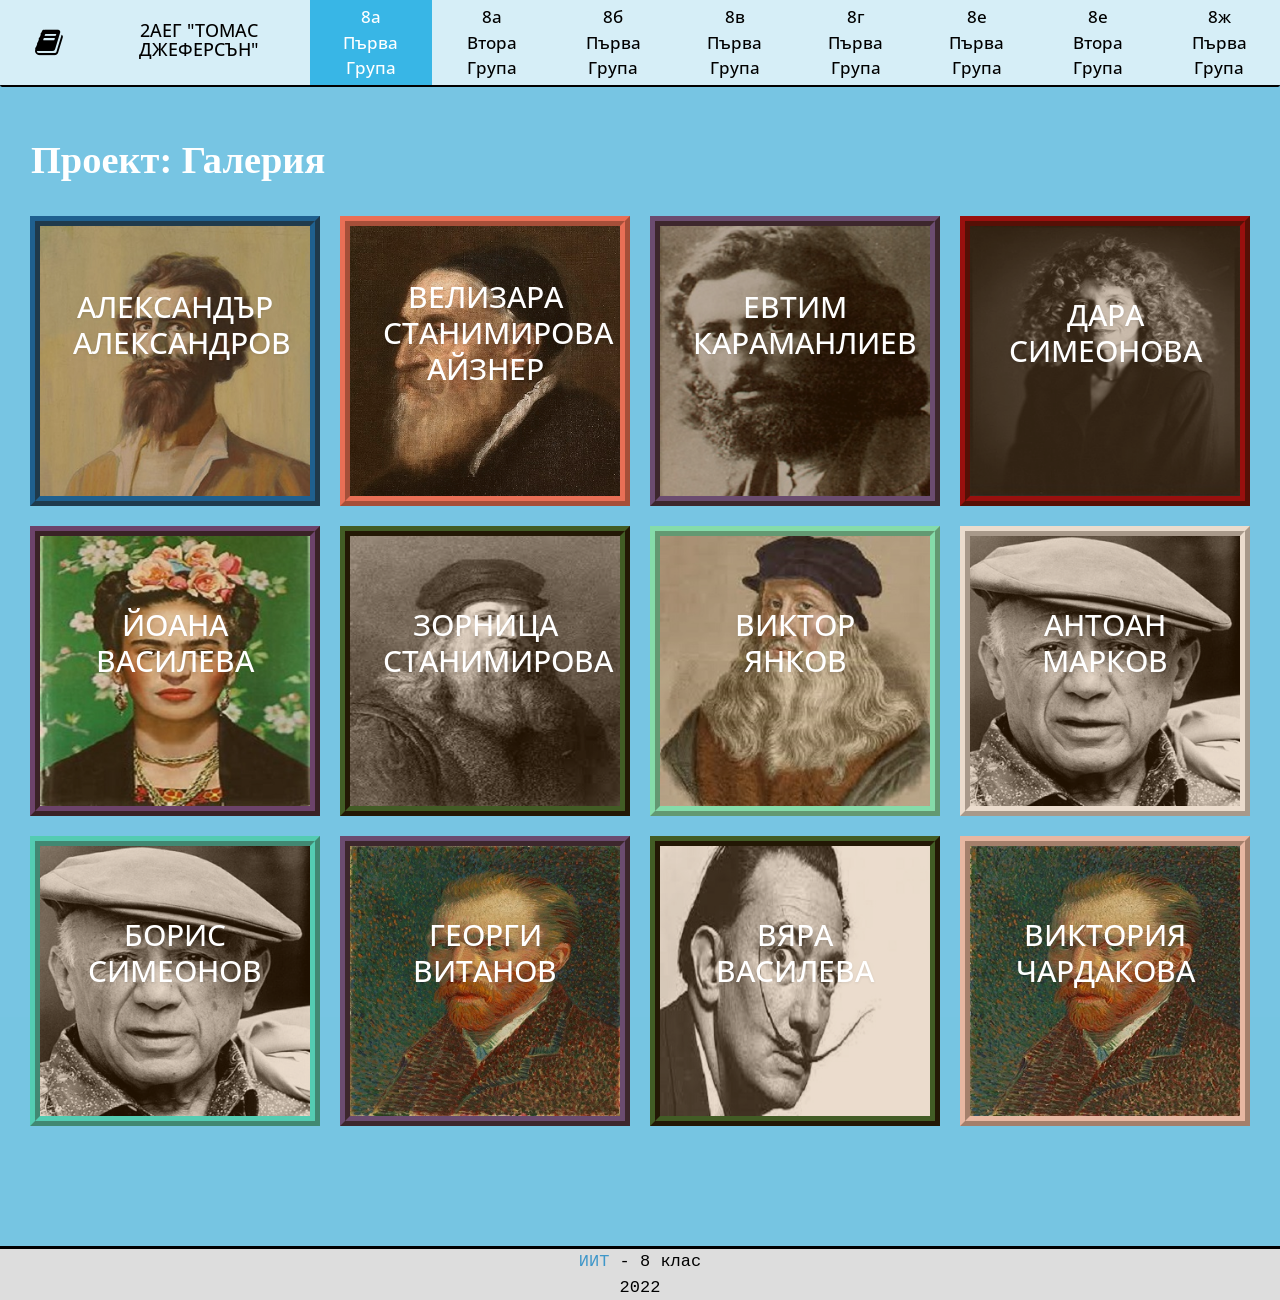
<file: index.html>
<!DOCTYPE html>
<html lang="en">

<head>
	<meta charset="utf-8">
	<meta http-equiv="X-UA-Compatible" content="IE=edge">
	<meta name="viewport" content="width=device-width, initial-scale=1">
	
	<!--
	<meta http-equiv="Refresh" content="0; url='https://www.w3docs.com'" />
	<script> location.reload()</script>
	-->
	
	<title>ИИТ 8 клас: Проект - Галерия</title>
	<!--

Template 2086 Multi Color

http://www.tooplate.com/view/2086-multi-color

-->
	<!-- load stylesheets -->
	<link rel="stylesheet" href="https://fonts.googleapis.com/css?family=Open+Sans:300,400">
	<!-- Google web font "Open Sans" -->
	<link rel="stylesheet" href="font-awesome-4.5.0/css/font-awesome.min.css">
	<!-- Font Awesome -->
	<link rel="stylesheet" href="css/bootstrap.min.css">
	<!-- Bootstrap style -->
	<link rel="stylesheet" href="css/hero-slider-style.css">
	<!-- Hero slider style (https://codyhouse.co/gem/hero-slider/) -->
	<link rel="stylesheet" href="css/magnific-popup.css">
	<!-- Magnific popup style (http://dimsemenov.com/plugins/magnific-popup/) -->
	<link rel="stylesheet" href="css/tooplate-style.css">

</head>

<body>

	<!-- Content -->
	<div class="cd-hero">

		<!-- Navigation -->
		<div class="cd-slider-nav">
			<nav class="navbar">
				<div class="tm-navbar-bg">

					<!-- <i class="fa fa-book tm-brand-icon"></i>2АЕГ "Томас Джеферсън" -->
					<a class="navbar-brand text-uppercase" href="https://2els.com/"><i class="fa fa-book tm-brand-icon"></i>
						<h3>2АЕГ "Томас Джеферсън"</h3>
					</a>

					<button class="navbar-toggler hidden-lg-up" type="button" data-toggle="collapse" data-target="#tmNavbar">
						&#9776;
					</button>
					<div class="collapse navbar-toggleable-md text-xs-center text-uppercase tm-navbar" id="tmNavbar">
						<ul class="nav navbar-nav">
							<li class="nav-item active selected">
								<a class="nav-link" href="#0" data-no="1">8а<br>Първа<br>Група</a>
							</li>
							<li class="nav-item">
								<a class="nav-link" href="#0" data-no="2">8а<br>Втора<br>Група</a>
							</li>
							<li class="nav-item">
								<a class="nav-link" href="#0" data-no="3">8б<br>Първа<br>Група</a>
							</li>
							<li class="nav-item">
								<a class="nav-link" href="#0" data-no="4">8в<br>Първа<br>Група</a>
							</li>
							<li class="nav-item">
								<a class="nav-link" href="#0" data-no="5">8г<br>Първа<br>Група</a>
							</li>
							<li class="nav-item">
								<a class="nav-link" href="#0" data-no="6">8е<br>Първа<br>Група</a>
							</li>
							<li class="nav-item">
								<a class="nav-link" href="#0" data-no="7">8е<br>Втора<br>Група</a>
							</li>
							<li class="nav-item">
								<a class="nav-link" href="#0" data-no="8">8ж<br>Първа<br>Група</a>
							</li>

						</ul>
					</div>
				</div>

			</nav>
		</div>

		<ul class="cd-hero-slider">

			<!-- 8а Първа Група -->
			<li class="selected">
				<div class="cd-full-width">
					<div class="container-fluid js-tm-page-content" data-page-no="1" data-page-type="gallery">
						<div class="tm-img-gallery-container">
							<div class="tm-img-gallery gallery-one">
								<!-- Gallery One pop up connected with JS code below -->
								<div class="tm-img-gallery-info-container">
									<h4>Проект: Галерия</h4>
								</div>
								<div class="grid-item">
									<figure class="effect-bubba">
										<img src="artists/img_4.jpg" alt="Image" class="img-fluid tm-img" style="border-color: #0063B2">
										<figcaption>
											<h2 class="tm-figure-title">Александър<br>Александров</h2>
											<p class="tm-figure-description">Владимир Димитров - Майстора</p>
											<a href="https://alexanderalexandrovit.github.io/projectIT/">View more</a>
										</figcaption>
									</figure>
								</div>
								<div class="grid-item">
									<figure class="effect-bubba">
										<img src="artists/img_14.jpg" alt="Image" class="img-fluid tm-img" style="border-color: #FC766A">
										<figcaption>
											<h2 class="tm-figure-title">Велизара<br>Станимирова<br>Айзнер</h2>
											<p class="tm-figure-description">Тициано Вечели</p>
											<a href="https://velizaraayzner.github.io/projectIT/">View more</a>
										</figcaption>
									</figure>
								</div>
								<div class="grid-item">
									<figure class="effect-bubba">
										<img src="artists/img_23.jpg" alt="Image" class="img-fluid tm-img" style="border-color: #5f4b8b">
										<figcaption>
											<h2 class="tm-figure-title">Евтим<br>Караманлиев</h2>
											<p class="tm-figure-description">Владимир Димитров - Майстора</p>
											<a href="https://evtimkaramanliev.github.io/projectIT/">View more</a>
										</figcaption>
									</figure>
								</div>
								<div class="grid-item">
									<figure class="effect-bubba">
										<img src="artists/img_24.jpg" alt="Image" class="img-fluid tm-img" style="border-color: #990011">
										<figcaption>
											<h2 class="tm-figure-title">Дара<br>Симеонова</h2>
											<p class="tm-figure-description">Barbara Kruger</p>
											<a href="https://darayaels.github.io/PROJECT/">View more</a>
										</figcaption>
									</figure>
								</div>
								<div class="grid-item">
									<figure class="effect-bubba">
										<img src="artists/img_25.jpg" alt="Image" class="img-fluid tm-img" style="border-color: #603f83">
										<figcaption>
											<h2 class="tm-figure-title">Йоана<br>Василева</h2>
											<p class="tm-figure-description">Фрида Кало</p>
											<a href="https://ioni23.github.io/projectIT/">View more</a>
										</figcaption>
									</figure>
								</div>
								<div class="grid-item">
									<figure class="effect-bubba">
										<img src="artists/img_26.jpg" alt="Image" class="img-fluid tm-img" style="border-color: #2c5f2d">
										<figcaption>
											<h2 class="tm-figure-title">Зорница<br>Станимировa</h2>
											<p class="tm-figure-description">Леонардо да Винчи</p>
											<a href="https://zornitsa2007.github.io/projectIT/">View more</a>
										</figcaption>
									</figure>
								</div>
								<div class="grid-item">
									<figure class="effect-bubba">
										<img src="artists/img_39.jpg" alt="Image" class="img-fluid tm-img" style="border-color: #7fffd4">
										<figcaption>
											<h2 class="tm-figure-title">Виктор<br>Янков</h2>
											<p class="tm-figure-description">Леонардо да Винчи</p>
											<a href="https://vogd999.github.io/projects-IT/">View more</a>
										</figcaption>
									</figure>
								</div>
								<div class="grid-item">
									<figure class="effect-bubba">
										<img src="artists/img_41.jpg" alt="Image" class="img-fluid tm-img" style="border-color: #ffffff">
										<figcaption>
											<h2 class="tm-figure-title">Антоан<br>Марков</h2>
											<p class="tm-figure-description">Пабло Пикасо</p>
											<a href="https://antoan13.github.io/projectIT/">View more</a>
										</figcaption>
									</figure>
								</div>
								<div class="grid-item">
									<figure class="effect-bubba">
										<img src="artists/img_42.jpg" alt="Image" class="img-fluid tm-img" style="border-color: #42eadd">
										<figcaption>
											<h2 class="tm-figure-title">Борис<br>Симеонов</h2>
											<p class="tm-figure-description">Пабло Пикасо</p>
											<a href="https://houriel.github.io/projectIT/">View more</a>
										</figcaption>
									</figure>
								</div>
								<div class="grid-item">
									<figure class="effect-bubba">
										<img src="artists/img_55.jpg" alt="Image" class="img-fluid tm-img" style="border-color: #5f4b8b">
										<figcaption>
											<h2 class="tm-figure-title">Георги<br>Витанов</h2>
											<p class="tm-figure-description">Винсент ван Гог</p>
											<a href="https://phant0mch0.github.io/projectIT/">View more</a>
										</figcaption>
									</figure>
								</div>
								<div class="grid-item">
									<figure class="effect-bubba">
										<img src="artists/img_67.jpg" alt="Image" class="img-fluid tm-img" style="border-color: #2c5f2d">
										<figcaption>
											<h2 class="tm-figure-title">Вяра<br>Василева</h2>
											<p class="tm-figure-description">Салвадор Дали</p>
											<a href="https://vyaravasileva.github.io/projectIT/">View more</a>
										</figcaption>
									</figure>
								</div>
								<div class="grid-item">
									<figure class="effect-bubba">
										<img src="artists/img_80.jpg" alt="Image" class="img-fluid tm-img" style="border-color: #fad0c9">
										<figcaption>
											<h2 class="tm-figure-title">Виктория<br>Чардакова</h2>
											<p class="tm-figure-description">Винсент ван Гог</p>
											<a href="https://vikikch.github.io/projectIT/">View more</a>
										</figcaption>
									</figure>
								</div>
							</div>
						</div>
					</div>
				</div>
			</li>

			<!-- 8а Втора Група -->
			<li>
				<div class="cd-full-width">
					<div class="container-fluid js-tm-page-content" data-page-no="2" data-page-type="gallery">
						<div class="tm-img-gallery-container">
							<div class="tm-img-gallery gallery-one">
								<!-- Gallery One pop up connected with JS code below -->
								<div class="tm-img-gallery-info-container">
									<h4>Проект: Галерия</h4>

								</div>
								<div class="grid-item">
									<figure class="effect-bubba">
										<img src="artists/img_9.jpg" alt="Image" class="img-fluid tm-img" style="border-color: #76323F">
										<figcaption>
											<h2 class="tm-figure-title">Весела<br>Славчева</h2>
											<p class="tm-figure-description">Винсент ван Гог</p>
											<a href="https://vtzmikov.github.io/projectIT/">View more</a>
										</figcaption>
									</figure>
								</div>
								<div class="grid-item">
									<figure class="effect-bubba">
										<img src="artists/img_19.jpg" alt="Image" class="img-fluid tm-img" style="border-color: #008b8b">
										<figcaption>
											<h2 class="tm-figure-title">Калина<br>Василева</h2>
											<p class="tm-figure-description">Алфонс Муха</p>
											<a href="https://kalinavasileva.github.io/projectIT/">View more</a>
										</figcaption>
									</figure>
								</div>
								<div class="grid-item">
									<figure class="effect-bubba">
										<img src="artists/img_20.jpg" alt="Image" class="img-fluid tm-img" style="border-color: #d6ed17">
										<figcaption>
											<h2 class="tm-figure-title">Михаил<br>Самичков</h2>
											<p class="tm-figure-description">Златьо Бояджиев</p>
											<a href="https://samichinkata.github.io/projectIT/">View more</a>
										</figcaption>
									</figure>
								</div>
								<div class="grid-item">
									<figure class="effect-bubba">
										<img src="artists/img_21.jpg" alt="Image" class="img-fluid tm-img" style="border-color: #545454">
										<figcaption>
											<h2 class="tm-figure-title">Михаил<br>Стоев</h2>
											<p class="tm-figure-description">Микеланджело Буонароти</p>
											<a href="https://misho36.github.io/projectIT/">View more</a>
										</figcaption>
									</figure>
								</div>
								<div class="grid-item">
									<figure class="effect-bubba">
										<img src="artists/img_22.jpg" alt="Image" class="img-fluid tm-img" style="border-color: #89abe3">
										<figcaption>
											<h2 class="tm-figure-title">Ралица<br>Димитрова</h2>
											<p class="tm-figure-description">Микеланджело Буонароти</p>
											<a href="https://ralitsadimitrovait.github.io/projectIT/">View more</a>
										</figcaption>
									</figure>
								</div>
								<div class="grid-item">
									<figure class="effect-bubba">
										<img src="artists/img_49.jpg" alt="Image" class="img-fluid tm-img" style="border-color: #343148">
										<figcaption>
											<h2 class="tm-figure-title">Никола<br>Радев</h2>
											<p class="tm-figure-description">Никола Петров</p>
											<a href="https://yuhsduh.github.io/projectIT/">View more</a>
										</figcaption>
									</figure>
								</div>
								<div class="grid-item">
									<figure class="effect-bubba">
										<img src="artists/img_50.jpg" alt="Image" class="img-fluid tm-img" style="border-color: #d7c49e">
										<figcaption>
											<h2 class="tm-figure-title">Цветелина<br>Иванова</h2>
											<p class="tm-figure-description">Винсент ван Гог</p>
											<a href="https://tsvetelinaivn.github.io/projectIT/">View more</a>
										</figcaption>
									</figure>
								</div>
								<div class="grid-item">
									<figure class="effect-bubba">
										<img src="artists/img_56.jpg" alt="Image" class="img-fluid tm-img" style="border-color: #00203f">
										<figcaption>
											<h2 class="tm-figure-title">Михаил<br>Петков</h2>
											<p class="tm-figure-description">Алфонс Муха</p>
											<a href="https://m1sh07.github.io/Project-IT/">View more</a>
										</figcaption>
									</figure>
								</div>
								<div class="grid-item">
									<figure class="effect-bubba">
										<img src="artists/img_57.jpg" alt="Image" class="img-fluid tm-img" style="border-color: #2bae66">
										<figcaption>
											<h2 class="tm-figure-title">Цветина<br>Цветкова</h2>
											<p class="tm-figure-description">Леонардо да Винчи</p>
											<a href="https://tsvetinatsvetkova.github.io/projectIT/">View more</a>
										</figcaption>
									</figure>
								</div>
								<div class="grid-item">
									<figure class="effect-bubba">
										<img src="artists/img_68.jpg" alt="Image" class="img-fluid tm-img" style="border-color: #446fbd">
										<figcaption>
											<h2 class="tm-figure-title">Стефани<br>Христова</h2>
											<p class="tm-figure-description">Салвадор Дали</p>
											<a href="https://stefani18368.github.io/projectIT/">View more</a>
										</figcaption>
									</figure>
								</div>
								<div class="grid-item">
									<figure class="effect-bubba">
										<img src="artists/img_73.jpg" alt="Image" class="img-fluid tm-img" style="border-color: #5f4b8b">
										<figcaption>
											<h2 class="tm-figure-title">Нели<br>Нанева</h2>
											<p class="tm-figure-description">Пабло Пикасо</p>
											<a href="https://nelinaneva.github.io/projectIT/">View more</a>
										</figcaption>
									</figure>
								</div>
								<div class="grid-item">
									<figure class="effect-bubba">
										<img src="artists/img_74.jpg" alt="Image" class="img-fluid tm-img" style="border-color: #42eadd">
										<figcaption>
											<h2 class="tm-figure-title">Радослав<br>Кръстев</h2>
											<p class="tm-figure-description">Човекът без име</p>
											<a href="https://radoslavkrustev.github.io/projectsIT/">View more</a>
										</figcaption>
									</figure>
								</div>
								<div class="grid-item">
									<figure class="effect-bubba">
										<img src="artists/img_98.jpg" alt="Image" class="img-fluid tm-img" style="border-color: #2bae66">
										<figcaption>
											<h2 class="tm-figure-title">Михаил<br>Попов</h2>
											<p class="tm-figure-description">Златьо Бояджиев</p>
											<a href="https://mishopopov.github.io/projectIT/">View more</a>
										</figcaption>
									</figure>
								</div>
								<div class="grid-item">
									<figure class="effect-bubba">
										<img src="artists/img_99.jpg" alt="Image" class="img-fluid tm-img" style="border-color: #00203f">
										<figcaption>
											<h2 class="tm-figure-title">Momchil<br>Grigorov</h2>
											<p class="tm-figure-description">Banksy</p>
											<a href="https://nomogo7.github.io/project-momchil/">View more</a>
										</figcaption>
									</figure>
								</div>
								<div class="grid-item">
									<figure class="effect-bubba">
										<img src="img/tm-img-15-tn.jpg" alt="Image" class="img-fluid tm-img">
										<figcaption>
											<h2 class="tm-figure-title">Image <span>Fifteen</span></h2>
											<p class="tm-figure-description">Lorem ipsum dolor sit amet, consectetur adipiscing elit.</p>
											<a href="img/tm-img-15.jpg">View more</a>
										</figcaption>
									</figure>
								</div>
								<div class="grid-item">
									<figure class="effect-bubba">
										<img src="img/tm-img-16-tn.jpg" alt="Image" class="img-fluid tm-img">
										<figcaption>
											<h2 class="tm-figure-title">Image <span>Sixteen</span></h2>
											<p class="tm-figure-description">Maecenas purus sem, lobortis id odio in sapien.</p>
											<a href="img/tm-img-16.jpg">View more</a>
										</figcaption>
									</figure>
								</div>
							</div>
						</div>
					</div>
				</div>
			</li>

			<!-- 8б Първа Група -->
			<li>
				<div class="cd-full-width">
					<div class="container-fluid js-tm-page-content" data-page-no="3" data-page-type="gallery">
						<div class="tm-img-gallery-container">
							<div class="tm-img-gallery gallery-one">
								<!-- Gallery One pop up connected with JS code below -->
								<div class="tm-img-gallery-info-container">
									<h4>Проект: Галерия</h4>
								</div>
								<div class="grid-item">
									<figure class="effect-bubba">
										<img src="artists/img_13.jpg" alt="Image" class="img-fluid tm-img" style="border-color: #755139">
										<figcaption>
											<h2 class="tm-figure-title">Даниел Марковски</h2>
											<p class="tm-figure-description">Златьо Бояджиев</p>
											<a href="https://danielmarkovsky.github.io/projectIT/">View more</a>
										</figcaption>
									</figure>
								</div>
								<div class="grid-item">
									<figure class="effect-bubba">
										<img src="artists/img_33.jpg" alt="Image" class="img-fluid tm-img" style="border-color: #d3d0cb">
										<figcaption>
											<h2 class="tm-figure-title">Боромир<br>Добрев</h2>
											<p class="tm-figure-description">Salvador Dali</p>
											<a href="https://boromirdobrev.github.io/projectIT/">View more</a>
										</figcaption>
									</figure>
								</div>
								<div class="grid-item">
									<figure class="effect-bubba">
										<img src="artists/img_34.jpg" alt="Image" class="img-fluid tm-img" style="border-color: #00ff00">
										<figcaption>
											<h2 class="tm-figure-title">Елена<br>Томова</h2>
											<p class="tm-figure-description">Леонардо да Винчи</p>
											<a href="https://eln12.github.io/project-IT/">View more</a>
										</figcaption>
									</figure>
								</div>
								<div class="grid-item">
									<figure class="effect-bubba">
										<img src="artists/img_46.jpg" alt="Image" class="img-fluid tm-img" style="border-color: #f95700">
										<figcaption>
											<h2 class="tm-figure-title">Димитър<br>Везаров</h2>
											<p class="tm-figure-description">Леонардо да Винчи</p>
											<a href="https://dimiturvezarov.github.io/projectIT1/">View more</a>
										</figcaption>
									</figure>
								</div>
								<div class="grid-item">
									<figure class="effect-bubba">
										<img src="artists/img_63.jpg" alt="Image" class="img-fluid tm-img" style="border-color: #d5d3f2">
										<figcaption>
											<h2 class="tm-figure-title">Дара<br>Данчева</h2>
											<p class="tm-figure-description">Пабло Пикасо</p>
											<a href="https://banana2457.github.io/projectIT/">View more</a>
										</figcaption>
									</figure>
								</div>
								<div class="grid-item">
									<figure class="effect-bubba">
										<img src="artists/img_64.jpg" alt="Image" class="img-fluid tm-img" style="border-color: #adff2f">
										<figcaption>
											<h2 class="tm-figure-title">Даниел<br>Кръстев</h2>
											<p class="tm-figure-description">Павел Митков</p>
											<a href="https://danielkrastev1.github.io/projectIT/">View more</a>
										</figcaption>
									</figure>
								</div>
								<div class="grid-item">
									<figure class="effect-bubba">
										<img src="artists/img_75.jpg" alt="Image" class="img-fluid tm-img" style="border-color: #dc143c">
										<figcaption>
											<h2 class="tm-figure-title">Анита<br>Генова</h2>
											<p class="tm-figure-description">Хилма аф Клинт</p>
											<a href="https://anitkaaa.github.io/projectIT/">View more</a>
										</figcaption>
									</figure>
								</div>
								<div class="grid-item">
									<figure class="effect-bubba">
										<img src="artists/img_76.jpg" alt="Image" class="img-fluid tm-img" style="border-color: #42eadd">
										<figcaption>
											<h2 class="tm-figure-title">Ана<br>Тричкова</h2>
											<p class="tm-figure-description">Леонардо да Винчи</p>
											<a href="https://anatrichkova.github.io/ITproject/">View more</a>
										</figcaption>
									</figure>
								</div>
								<div class="grid-item">
									<figure class="effect-bubba">
										<img src="artists/img_84.jpg" alt="Image" class="img-fluid tm-img" style="border-color: #76528b">
										<figcaption>
											<h2 class="tm-figure-title">Габриела<br>Пиронкова</h2>
											<p class="tm-figure-description">Микеланджело Буонароти</p>
											<a href="https://gabip0507.github.io/projectIT/">View more</a>
										</figcaption>
									</figure>
								</div>
								<div class="grid-item">
									<figure class="effect-bubba">
										<img src="artists/img_85.jpg" alt="Image" class="img-fluid tm-img" style="border-color: #2c5f2d">
										<figcaption>
											<h2 class="tm-figure-title">Вики<br>Степанова</h2>
											<p class="tm-figure-description">Винсент ван Гог</p>
											<a href="https://vikistep11.github.io/projectIT/">View more</a>
										</figcaption>
									</figure>
								</div>
								<div class="grid-item">
									<figure class="effect-bubba">
										<img src="artists/img_95.jpg" alt="Image" class="img-fluid tm-img" style="border-color: #ffe77a">
										<figcaption>
											<h2 class="tm-figure-title">Ванеса<br>Тодорова</h2>
											<p class="tm-figure-description">Фрида Кало</p>
											<a href="https://nesitdrv.github.io/projectIT/">View more</a>
										</figcaption>
									</figure>
								</div>
								<div class="grid-item">
									<figure class="effect-bubba">
										<img src="artists/img_101.jpg" alt="Image" class="img-fluid tm-img" style="border-color: #7fffd4">
										<figcaption>
											<h2 class="tm-figure-title">Анна<br>Нешкова</h2>
											<p class="tm-figure-description">Фрида Кало</p>
											<a href="https://annaneshkova.github.io/projectIT/">View more</a>
										</figcaption>
									</figure>
								</div>
							</div>
						</div>
					</div>
				</div>
			</li>

			<!-- 8в Първа Група -->
			<li>
				<div class="cd-full-width">
					<div class="container-fluid js-tm-page-content" data-page-no="4" data-page-type="gallery">
						<div class="tm-img-gallery-container">
							<div class="tm-img-gallery gallery-one">
								<!-- Gallery One pop up connected with JS code below -->
								<div class="tm-img-gallery-info-container">
									<h4>Проект: Галерия</h4>

								</div>
								<div class="grid-item">
									<figure class="effect-bubba">
										<img src="artists/img_7.jpg" alt="Image" class="img-fluid tm-img" style="border-color: #97BC62">
										<figcaption>
											<h2 class="tm-figure-title">Албена<br>Тасева</h2>
											<p class="tm-figure-description">Michelangelo</p>
											<a href="https://phcode.site/p/a3e5511a/default%20project/">View more</a>
										</figcaption>
									</figure>
								</div>
								<div class="grid-item">
									<figure class="effect-bubba">
										<img src="artists/img_8.jpg" alt="Image" class="img-fluid tm-img" style="border-color: #333D79">
										<figcaption>
											<h2 class="tm-figure-title">Исабела<br>Боянова</h2>
											<p class="tm-figure-description">Луиз Муйон</p>
											<a href="https://isabelab14.github.io/projectIT/">View more</a>
										</figcaption>
									</figure>
								</div>
								<div class="grid-item">
									<figure class="effect-bubba">
										<img src="artists/img_11.jpg" alt="Image" class="img-fluid tm-img" style="border-color: #d7c49e">
										<figcaption>
											<h2 class="tm-figure-title">Валерия<br>Пеева</h2>
											<p class="tm-figure-description">Леонардо да Винчи</p>
											<a href="https://phcode.site/p/e4f5f461/default%20project/IT%20valeria/index.html">View more</a>
										</figcaption>
									</figure>
								</div>
								<div class="grid-item">
									<figure class="effect-bubba">
										<img src="artists/img_15.jpg" alt="Image" class="img-fluid tm-img" style="border-color: #2C5F2D">
										<figcaption>
											<h2 class="tm-figure-title">Виктор<br>Станоев</h2>
											<p class="tm-figure-description">Леонардо да Винчи</p>
											<a href="https://wwwstan07.github.io/">View more</a>
										</figcaption>
									</figure>
								</div>
								<div class="grid-item">
									<figure class="effect-bubba">
										<img src="artists/img_29.jpg" alt="Image" class="img-fluid tm-img" style="border-color: #2c5f2d">
										<figcaption>
											<h2 class="tm-figure-title">Богомила<br>Карамелска</h2>
											<p class="tm-figure-description">Сандро Ботичели</p>
											<a href="https://bogomilakaramelska.github.io/projectIT/">View more</a>
										</figcaption>
									</figure>
								</div>
								<div class="grid-item">
									<figure class="effect-bubba">
										<img src="artists/img_30.jpg" alt="Image" class="img-fluid tm-img" style="border-color: #d7c49e">
										<figcaption>
											<h2 class="tm-figure-title">Georgi<br>Boaydzhiev</h2>
											<p class="tm-figure-description">Vincent van Gogh</p>
											<a href="https://georgiboyadzhiev69.github.io/projectIT/">View more</a>
										</figcaption>
									</figure>
								</div>
								<div class="grid-item">
									<figure class="effect-bubba">
										<img src="artists/img_31.jpg" alt="Image" class="img-fluid tm-img" style="border-color: #ff0000">
										<figcaption>
											<h2 class="tm-figure-title">Алекс<br>Динев</h2>
											<p class="tm-figure-description">Леонардо да Винчи</p>
											<a href="https://aleksdinev.github.io/It---/">View more</a>
										</figcaption>
									</figure>
								</div>
								<div class="grid-item">
									<figure class="effect-bubba">
										<img src="artists/img_32.jpg" alt="Image" class="img-fluid tm-img" style="border-color: #ffff00">
										<figcaption>
											<h2 class="tm-figure-title">Valentin<br>Manov</h2>
											<p class="tm-figure-description">Leonardo da Vinci</p>
											<a href="https://valentinert.github.io/projectIT/">View more</a>
										</figcaption>
									</figure>
								</div>
								<div class="grid-item">
									<figure class="effect-bubba">
										<img src="artists/img_48.jpg" alt="Image" class="img-fluid tm-img" style="border-color: #5f4b8b">
										<figcaption>
											<h2 class="tm-figure-title">Darina<br>Maksimova</h2>
											<p class="tm-figure-description">Sandro Botticelli</p>
											<a href="https://darinaaaaaaaaa.github.io/projectIT/">View more</a>
										</figcaption>
									</figure>
								</div>
								<div class="grid-item">
									<figure class="effect-bubba">
										<img src="artists/img_52.jpg" alt="Image" class="img-fluid tm-img" style="border-color: #4169e1">
										<figcaption>
											<h2 class="tm-figure-title">Даниел<br>Кривошиев</h2>
											<p class="tm-figure-description">Рафаело<br>Санцио</p>
											<a href="https://danielkr15.github.io/ProjectIT_Rafaelo/">View more</a>
										</figcaption>
									</figure>
								</div>
								<div class="grid-item">
									<figure class="effect-bubba">
										<img src="artists/img_53.jpg" alt="Image" class="img-fluid tm-img" style="border-color: #daa03d">
										<figcaption>
											<h2 class="tm-figure-title">Владимир<br>Георгиев</h2>
											<p class="tm-figure-description">Леонардо да Винчи</p>
											<a href="https://vladimirgeorgiev-8.github.io/projectIT/">View more</a>
										</figcaption>
									</figure>
								</div>
								<div class="grid-item">
									<figure class="effect-bubba">
										<img src="artists/img_54.jpg" alt="Image" class="img-fluid tm-img" style="border-color: #f93822">
										<figcaption>
											<h2 class="tm-figure-title">Виктория<br>Узунова</h2>
											<p class="tm-figure-description">Леонардо да Винчи</p>
											<a href="https://vitoriya.github.io/ITprojekt/">View more</a>
										</figcaption>
									</figure>
								</div>
								<div class="grid-item">
									<figure class="effect-bubba">
										<img src="artists/img_90.jpg" alt="Image" class="img-fluid tm-img" style="border-color: #d32cac">
										<figcaption>
											<h2 class="tm-figure-title">Емил<br>Митев</h2>
											<p class="tm-figure-description">Микеланджело Буонароти</p>
											<a href="https://emilmitev03.github.io/projectIT/">View more</a>
										</figcaption>
									</figure>
								</div>
								<div class="grid-item">
									<figure class="effect-bubba">
										<img src="artists/img_91.jpg" alt="Image" class="img-fluid tm-img" style="border-color: #ff0000">
										<figcaption>
											<h2 class="tm-figure-title">Даниел<br>Иванов</h2>
											<p class="tm-figure-description">Леонардо да Винчи</p>
											<a href="https://danielivanov2aeg.github.io/HW---iT/">View more</a>
										</figcaption>
									</figure>
								</div>
							</div>
						</div>
					</div>
				</div>
			</li>

			<!-- 8г Първа Група -->
			<li>
				<div class="cd-full-width">
					<div class="container-fluid js-tm-page-content" data-page-no="5" data-page-type="gallery">
						<div class="tm-img-gallery-container">
							<div class="tm-img-gallery gallery-one">
								<!-- Gallery One pop up connected with JS code below -->
								<div class="tm-img-gallery-info-container">
									<h4>Проект: Галерия</h4>

								</div>
								<div class="grid-item">
									<figure class="effect-bubba">
										<img src="artists/img_12.jpg" alt="Image" class="img-fluid tm-img" style="border-color: #FCF951">
										<figcaption>
											<h2 class="tm-figure-title">Кармен<br>Кирова</h2>
											<p class="tm-figure-description">Клод Моне</p>
											<a href="https://carmenkirova.github.io/projectIT/">View more</a>
										</figcaption>
									</figure>
								</div>
								<div class="grid-item">
									<figure class="effect-bubba">
										<img src="artists/img_35.jpg" alt="Image" class="img-fluid tm-img" style="border-color: #2c5f2d">
										<figcaption>
											<h2 class="tm-figure-title">Боряна<br>Антикова</h2>
											<p class="tm-figure-description">Клод Моне</p>
											<a href="https://boryanaaa.github.io/projectIT/">View more</a>
										</figcaption>
									</figure>
								</div>
								<div class="grid-item">
									<figure class="effect-bubba">
										<img src="artists/img_36.jpg" alt="Image" class="img-fluid tm-img" style="border-color: #fff8dc">
										<figcaption>
											<h2 class="tm-figure-title">Кристиян<br>Кръстев</h2>
											<p class="tm-figure-description">Микеланджело Буонароти</p>
											<a href="https://kristiyankrustevit.github.io/projectIT/">View more</a>
										</figcaption>
									</figure>
								</div>
								<div class="grid-item">
									<figure class="effect-bubba">
										<img src="artists/img_37.jpg" alt="Image" class="img-fluid tm-img" style="border-color: #fc766a">
										<figcaption>
											<h2 class="tm-figure-title">Кристиян<br>Мъжкодански</h2>
											<p class="tm-figure-description">Пабло Пикасо</p>
											<a href="https://krmzhit.github.io/projectIT/">View more</a>
										</figcaption>
									</figure>
								</div>
								<div class="grid-item">
									<figure class="effect-bubba">
										<img src="artists/img_38.jpg" alt="Image" class="img-fluid tm-img" style="border-color: #adefd1">
										<figcaption>
											<h2 class="tm-figure-title">Виктор<br>Белев</h2>
											<p class="tm-figure-description">Винсент ван Гог</p>
											<a href="https://viktorbelev.github.io/projectIT/">View more</a>
										</figcaption>
									</figure>
								</div>
								<div class="grid-item">
									<figure class="effect-bubba">
										<img src="artists/img_47.jpg" alt="Image" class="img-fluid tm-img" style="border-color: #00ffff">
										<figcaption>
											<h2 class="tm-figure-title">Кристиян<br>Атанасов</h2>
											<p class="tm-figure-description">Микеланджело Буонароти</p>
											<a href="https://kristiyanatanasovit.github.io/projectIT/">View more</a>
										</figcaption>
									</figure>
								</div>
								<div class="grid-item">
									<figure class="effect-bubba">
										<img src="artists/img_65.jpg" alt="Image" class="img-fluid tm-img" style="border-color: #e69a8d">
										<figcaption>
											<h2 class="tm-figure-title">Виктория<br>Кривошиева</h2>
											<p class="tm-figure-description">Владимир Димитров - Майстора</p>
											<a href="https://viktoriyakrivoshievait.github.io/projectIT/">View more</a>
										</figcaption>
									</figure>
								</div>
								<div class="grid-item">
									<figure class="effect-bubba">
										<img src="artists/img_66.jpg" alt="Image" class="img-fluid tm-img" style="border-color: #5f4b8b">
										<figcaption>
											<h2 class="tm-figure-title">Дарина<br>Атанасова</h2>
											<p class="tm-figure-description">Леонардо да Винчи</p>
											<a href="https://darinaatanasovait.github.io/projectIT/">View more</a>
										</figcaption>
									</figure>
								</div>
								<div class="grid-item">
									<figure class="effect-bubba">
										<img src="artists/img_81.jpg" alt="Image" class="img-fluid tm-img" style="border-color: #d7c49e">
										<figcaption>
											<h2 class="tm-figure-title">Кристина<br>Кирилова</h2>
											<p class="tm-figure-description">Винсент ван Гог</p>
											<a href="https://kristinakk10.github.io/projectIT/">View more</a>
										</figcaption>
									</figure>
								</div>
								<div class="grid-item">
									<figure class="effect-bubba">
										<img src="artists/img_82.jpg" alt="Image" class="img-fluid tm-img" style="border-color: #00203f">
										<figcaption>
											<h2 class="tm-figure-title">Alexander<br>Sabotinov</h2>
											<p class="tm-figure-description">Leonardo da Vinici</p>
											<a href="https://sabotar.github.io/ProjektIT/">View more</a>
										</figcaption>
									</figure>
								</div>
								<div class="grid-item">
									<figure class="effect-bubba">
										<img src="artists/img_83.jpg" alt="Image" class="img-fluid tm-img" style="border-color: #7fffd4">
										<figcaption>
											<h2 class="tm-figure-title">Калоян<br>Иванов</h2>
											<p class="tm-figure-description">Леонардо да Винчи</p>
											<a href="https://kaloyan4o.github.io/projectIT/">View more</a>
										</figcaption>
									</figure>
								</div>
								<div class="grid-item">
									<figure class="effect-bubba">
										<img src="artists/img_92.jpg" alt="Image" class="img-fluid tm-img" style="border-color: #6495ed">
										<figcaption>
											<h2 class="tm-figure-title">Гергана<br>Чулова</h2>
											<p class="tm-figure-description">Винсент ван Гог</p>
											<a href="https://gchulova8.github.io/projectIT/">View more</a>
										</figcaption>
									</figure>
								</div>
								<div class="grid-item">
									<figure class="effect-bubba">
										<img src="artists/img_93.jpg" alt="Image" class="img-fluid tm-img" style="border-color: #7fffd4">
										<figcaption>
											<h2 class="tm-figure-title">Васил<br>Симов</h2>
											<p class="tm-figure-description">Пабло Пикасо</p>
											<a href="https://vvaseto.github.io/projectIT/">View more</a>
										</figcaption>
									</figure>
								</div>
							</div>
						</div>
					</div>
				</div>
			</li>

			<!-- 8е Първа Група -->
			<li>
				<div class="cd-full-width">
					<div class="container-fluid js-tm-page-content" data-page-no="6" data-page-type="gallery">
						<div class="tm-img-gallery-container">
							<div class="tm-img-gallery gallery-one">
								<!-- Gallery One pop up connected with JS code below -->
								<div class="tm-img-gallery-info-container">
									<h4>Проект: Галерия</h4>

								</div>
								<div class="grid-item">
									<figure class="effect-bubba">
										<img src="artists/img_10.jpg" alt="Image" class="img-fluid tm-img" style="border-color: #5F4B8B">
										<figcaption>
											<h2 class="tm-figure-title">Деница<br>Колева</h2>
											<p class="tm-figure-description">Владимир Димитров - Майстора</p>
											<a href="https://deni234567890.github.io/projectIT/">View more</a>
										</figcaption>
									</figure>
								</div>
								<div class="grid-item">
									<figure class="effect-bubba">
										<img src="artists/img_40.jpg" alt="Image" class="img-fluid tm-img" style="border-color: #d7c49e">
										<figcaption>
											<h2 class="tm-figure-title">Анастасия<br>Ямболиева</h2>
											<p class="tm-figure-description">Винсент ван Гог</p>
											<a href="https://anastasiyayambolieva.github.io/projectIT/">View more</a>
										</figcaption>
									</figure>
								</div>
								<div class="grid-item">
									<figure class="effect-bubba">
										<img src="artists/img_58.jpg" alt="Image" class="img-fluid tm-img" style="border-color: #89abe3">
										<figcaption>
											<h2 class="tm-figure-title">Божана<br>Ноева</h2>
											<p class="tm-figure-description">Клод Моне</p>
											<a href="https://bozhananoeva.github.io/projectIT/">View more</a>
										</figcaption>
									</figure>
								</div>
								<div class="grid-item">
									<figure class="effect-bubba">
										<img src="artists/img_59.jpg" alt="Image" class="img-fluid tm-img" style="border-color: #fad0c9">
										<figcaption>
											<h2 class="tm-figure-title">Елина<br>Байлова</h2>
											<p class="tm-figure-description">Винсент ван Гог</p>
											<a href="https://elinabaylova.github.io/projectIT/">View more</a>
										</figcaption>
									</figure>
								</div>
								<div class="grid-item">
									<figure class="effect-bubba">
										<img src="artists/img_60.jpg" alt="Image" class="img-fluid tm-img" style="border-color: #8a2be2">
										<figcaption>
											<h2 class="tm-figure-title">Вероника<br>Бельовска</h2>
											<p class="tm-figure-description">Микеланджело Буонароти</p>
											<a href="https://veronikaaaaaaa.github.io/projectIT/">View more</a>
										</figcaption>
									</figure>
								</div>
								<div class="grid-item">
									<figure class="effect-bubba">
										<img src="artists/img_62.jpg" alt="Image" class="img-fluid tm-img" style="border-color: #f4df4e">
										<figcaption>
											<h2 class="tm-figure-title">Владимир<br>Каменов</h2>
											<p class="tm-figure-description">Леонардо да Винчи</p>
											<a href="https://vladi2els.github.io/project/">View more</a>
										</figcaption>
									</figure>
								</div>
								<div class="grid-item">
									<figure class="effect-bubba">
										<img src="artists/img_69.jpg" alt="Image" class="img-fluid tm-img" style="border-color: #e94b3c">
										<figcaption>
											<h2 class="tm-figure-title">Анелия<br>Лилова</h2>
											<p class="tm-figure-description">Фрида Кало</p>
											<a href="https://aneliya2007.github.io/projectIT1/">View more</a>
										</figcaption>
									</figure>
								</div>
								<div class="grid-item">
									<figure class="effect-bubba">
										<img src="artists/img_70.jpg" alt="Image" class="img-fluid tm-img" style="border-color: #adefd1">
										<figcaption>
											<h2 class="tm-figure-title">Богомил<br>Бакърджиев</h2>
											<p class="tm-figure-description">Леонардо да Винчи</p>
											<a href="https://bogomilbakurdzhiev.github.io/projectIT/">View more</a>
										</figcaption>
									</figure>
								</div>
								<div class="grid-item">
									<figure class="effect-bubba">
										<img src="artists/img_71.jpg" alt="Image" class="img-fluid tm-img" style="border-color: #00ffff">
										<figcaption>
											<h2 class="tm-figure-title">Валентин<br>Кашмеров</h2>
											<p class="tm-figure-description">Леонардо да Винчи</p>
											<a href="https://valentinkashmerov07.github.io/projectIT/">View more</a>
										</figcaption>
									</figure>
								</div>
								<div class="grid-item">
									<figure class="effect-bubba">
										<img src="artists/img_72.jpg" alt="Image" class="img-fluid tm-img" style="border-color: #00539c">
										<figcaption>
											<h2 class="tm-figure-title">Гено<br>Киров</h2>
											<p class="tm-figure-description">Клод Моне</p>
											<a href="https://genokirov.github.io/projectIT/">View more</a>
										</figcaption>
									</figure>
								</div>
								<div class="grid-item">
									<figure class="effect-bubba">
										<img src="artists/img_86.jpg" alt="Image" class="img-fluid tm-img" style="border-color: #f95700">
										<figcaption>
											<h2 class="tm-figure-title">Иван<br>Китанов</h2>
											<p class="tm-figure-description">Леонардо да Винчи</p>
											<a href="https://ivankitanovit.github.io/projectIT/">View more</a>
										</figcaption>
									</figure>
								</div>
							</div>
						</div>
					</div>
				</div>
			</li>

			<!-- 8е Втора Група -->
			<li>
				<div class="cd-full-width">
					<div class="container-fluid js-tm-page-content" data-page-no="7" data-page-type="gallery">
						<div class="tm-img-gallery-container">
							<div class="tm-img-gallery gallery-one">
								<!-- Gallery One pop up connected with JS code below -->
								<div class="tm-img-gallery-info-container">
									<h4>Проект: Галерия</h4>

								</div>
								<div class="grid-item">
									<figure class="effect-bubba">
										<img src="artists/img_27.jpg" alt="Image" class="img-fluid tm-img" style="border-color: #603f83">
										<figcaption>
											<h2 class="tm-figure-title">Кристиана<br>Юрдекова</h2>
											<p class="tm-figure-description">Рембранд</p>
											<a href="https://krisiyurdekova.github.io/projectIT/">View more</a>
										</figcaption>
									</figure>
								</div>
								<div class="grid-item">
									<figure class="effect-bubba">
										<img src="artists/img_28.jpg" alt="Image" class="img-fluid tm-img" style="border-color: #2c5f2d">
										<figcaption>
											<h2 class="tm-figure-title">Петя<br>Димитрова</h2>
											<p class="tm-figure-description">Винсент Вилем ван Гог</p>
											<a href="https://petya7d.github.io/projectIT/">View more</a>
										</figcaption>
									</figure>
								</div>
								<div class="grid-item">
									<figure class="effect-bubba">
										<img src="artists/img_44.jpg" alt="Image" class="img-fluid tm-img" style="border-color: #fcf6f5">
										<figcaption>
											<h2 class="tm-figure-title">Ира<br>Тодорова</h2>
											<p class="tm-figure-description">Винсент Вилем ван Гог</p>
											<a href="https://iratodorova.github.io/projectIT/">View more</a>
										</figcaption>
									</figure>
								</div>
								<div class="grid-item">
									<figure class="effect-bubba">
										<img src="artists/img_45.jpg" alt="Image" class="img-fluid tm-img" style="border-color: #008b8b">
										<figcaption>
											<h2 class="tm-figure-title">Никола<br>Котев</h2>
											<p class="tm-figure-description">Леонардо да Винчи</p>
											<a href="https://nikolakotevit.github.io/projectIT/">View more</a>
										</figcaption>
									</figure>
								</div>
								<div class="grid-item">
									<figure class="effect-bubba">
										<img src="artists/img_77.jpg" alt="Image" class="img-fluid tm-img" style="border-color: #ff7f50">
										<figcaption>
											<h2 class="tm-figure-title">Иван<br>Георгиев</h2>
											<p class="tm-figure-description">Клод Моне</p>
											<a href="https://ivangeorgievit.github.io/projektIT/">View more</a>
										</figcaption>
									</figure>
								</div>
								<div class="grid-item">
									<figure class="effect-bubba">
										<img src="artists/img_78.jpg" alt="Image" class="img-fluid tm-img" style="border-color: #7fffd4">
										<figcaption>
											<h2 class="tm-figure-title">Карина<br>Петрова</h2>
											<p class="tm-figure-description">Фрида Кало</p>
											<a href="https://karinapetrova.github.io/projectIT/">View more</a>
										</figcaption>
									</figure>
								</div>
								<div class="grid-item">
									<figure class="effect-bubba">
										<img src="artists/img_79.jpg" alt="Image" class="img-fluid tm-img" style="border-color: #42eadd">
										<figcaption>
											<h2 class="tm-figure-title">Ния<br>Трифонова</h2>
											<p class="tm-figure-description">Vincent van Gogh</p>
											<a href="https://niiatrifonova.github.io/projectIT/">View more</a>
										</figcaption>
									</figure>
								</div>
								<div class="grid-item">
									<figure class="effect-bubba">
										<img src="artists/img_87.jpg" alt="Image" class="img-fluid tm-img" style="border-color: #97bc62">
										<figcaption>
											<h2 class="tm-figure-title">Кирил<br>Славчев</h2>
											<p class="tm-figure-description">Леонардо да Винчи</p>
											<a href="https://kirkata.github.io/projectIT/">View more</a>
										</figcaption>
									</figure>
								</div>
								<div class="grid-item">
									<figure class="effect-bubba">
										<img src="artists/img_88.jpg" alt="Image" class="img-fluid tm-img" style="border-color: #008b8b">
										<figcaption>
											<h2 class="tm-figure-title">Петър<br>Ваклинов</h2>
											<p class="tm-figure-description">Леонардо да Винчи</p>
											<a href="https://peturvaklinov.github.io/projectIT/">View more</a>
										</figcaption>
									</figure>
								</div>
								<div class="grid-item">
									<figure class="effect-bubba">
										<img src="artists/img_89.jpg" alt="Image" class="img-fluid tm-img" style="border-color: #ffffff">
										<figcaption>
											<h2 class="tm-figure-title">Никола<br>Янев</h2>
											<p class="tm-figure-description">Пабло Пикасо</p>
											<a href="https://nikiyanev2.github.io/projectIT/">View more</a>
										</figcaption>
									</figure>
								</div>
								<div class="grid-item">
									<figure class="effect-bubba">
										<img src="artists/img_94.jpg" alt="Image" class="img-fluid tm-img" style="border-color: #89abe3">
										<figcaption>
											<h2 class="tm-figure-title">Светлозара<br>Борисова</h2>
											<p class="tm-figure-description">Владимир Димитров - Майстора</p>
											<a href="https://svetlozara.github.io/projectIT/">View more</a>
										</figcaption>
									</figure>
								</div>
								<div class="grid-item">
									<figure class="effect-bubba">
										<img src="artists/img_96.jpg" alt="Image" class="img-fluid tm-img" style="border-color: #f4df4e">
										<figcaption>
											<h2 class="tm-figure-title">Николай<br>Караджов</h2>
											<p class="tm-figure-description">Владимир Димитров – Майстора</p>
											<a href="https://nikolaykaradjov8.github.io/projectIT/">View more</a>
										</figcaption>
									</figure>
								</div>
							</div>
						</div>
					</div>
				</div>
			</li>

			<!-- 8ж Първа Група -->
			<li>
				<div class="cd-full-width">
					<div class="container-fluid js-tm-page-content" data-page-no="8" data-page-type="gallery">
						<div class="tm-img-gallery-container">
							<div class="tm-img-gallery gallery-one">
								<!-- Gallery One pop up connected with JS code below -->
								<div class="tm-img-gallery-info-container">
									<h4>Проект: Галерия</h4>

								</div>
								<div class="grid-item">
									<figure class="effect-bubba">
										<img src="artists/img_1.jpg" alt="Image" class="img-fluid tm-img" style="border-color: #2F4F4F">
										<figcaption>
											<h2 class="tm-figure-title">Александър<br>Манолов</h2>
											<p class="tm-figure-description">Владимир Димитров - Майстора</p>
											<a href="https://aleksmanolovit.github.io/projectIT/">View more</a>
										</figcaption>
									</figure>
								</div>
								<div class="grid-item">
									<figure class="effect-bubba">
										<img src="artists/img_2.jpg" alt="Image" class="img-fluid tm-img" style="border-color: #00FFFF">
										<figcaption>
											<h2 class="tm-figure-title">Боил<br>Колев</h2>
											<p class="tm-figure-description">Микеланджело Буонароти</p>
											<a href="https://boilkolev.github.io/projectIT/">View more</a>
										</figcaption>
									</figure>
								</div>
								<div class="grid-item">
									<figure class="effect-bubba">
										<img src="artists/img_3.jpg" alt="Image" class="img-fluid tm-img" style="border-color: #FF69B4">
										<figcaption>
											<h2 class="tm-figure-title">Борислав<br>Кирилов</h2>
											<p class="tm-figure-description">Салвадор Дали</p>
											<a href="https://bopislaf.github.io/salvador-dalli/">View more</a>
										</figcaption>
									</figure>
								</div>
								<div class="grid-item">
									<figure class="effect-bubba">
										<img src="artists/img_5.jpg" alt="Image" class="img-fluid tm-img" style="border-color: #00539C">
										<figcaption>
											<h2 class="tm-figure-title">Елица<br>Бълганова</h2>
											<p class="tm-figure-description">Владимир Димитров - Майстора</p>
											<a href="https://elitsa-balganova.github.io/Project-IT/">View more</a>
										</figcaption>
									</figure>
								</div>
								<div class="grid-item">
									<figure class="effect-bubba">
										<img src="artists/img_6.jpg" alt="Image" class="img-fluid tm-img" style="border-color: #ADEFD1">
										<figcaption>
											<h2 class="tm-figure-title">Даниел<br>Йений</h2>
											<p class="tm-figure-description">Pablo Picasso</p>
											<a href="https://danielyeniy17.github.io/Project/">View more</a>
										</figcaption>
									</figure>
								</div>
								<div class="grid-item">
									<figure class="effect-bubba">
										<img src="artists/img_16.jpg" alt="Image" class="img-fluid tm-img" style="border-color: #F2AA4C">
										<figcaption>
											<h2 class="tm-figure-title">Григор<br>Рашев</h2>
											<p class="tm-figure-description">Захарий Зограф</p>
											<a href="https://grigorrashev6.github.io/projectIT/">View more</a>
										</figcaption>
									</figure>
								</div>
								<div class="grid-item">
									<figure class="effect-bubba">
										<img src="artists/img_17.jpg" alt="Image" class="img-fluid tm-img" style="border-color: #5f4b8b">
										<figcaption>
											<h2 class="tm-figure-title">Жени<br>Борукова</h2>
											<p class="tm-figure-description">Микеланджело ди Лудовико Буонароти Симони</p>
											<a href="https://zheniborukova.github.io/projectIT-/">View more</a>
										</figcaption>
									</figure>
								</div>
								<div class="grid-item">
									<figure class="effect-bubba">
										<img src="artists/img_18.jpg" alt="Image" class="img-fluid tm-img" style="border-color: #0063b2">
										<figcaption>
											<h2 class="tm-figure-title">Георги<br>Генов</h2>
											<p class="tm-figure-description">Владимир Димитров - Майстора</p>
											<a href="https://georgigenovit.github.io/projectIT-8-/">View more</a>
										</figcaption>
									</figure>
								</div>
								<div class="grid-item">
									<figure class="effect-bubba">
										<img src="artists/img_43.jpg" alt="Image" class="img-fluid tm-img" style="border-color: #fcf6f5">
										<figcaption>
											<h2 class="tm-figure-title">Боряна<br>Япулова</h2>
											<p class="tm-figure-description">Салвадор Дали</p>
											<a href="https://boryanakrumova.github.io/projectIT/">View more</a>
										</figcaption>
									</figure>
								</div>
								<div class="grid-item">
									<figure class="effect-bubba">
										<img src="artists/img_51.jpg" alt="Image" class="img-fluid tm-img" style="border-color: #76528b">
										<figcaption>
											<h2 class="tm-figure-title">Ани<br>Профирова</h2>
											<p class="tm-figure-description">Пабло Пикасо</p>
											<a href="https://kaeyal.github.io/projectIT/">View more</a>
										</figcaption>
									</figure>
								</div>
								<div class="grid-item">
									<figure class="effect-bubba">
										<img src="artists/img_61.jpg" alt="Image" class="img-fluid tm-img" style="border-color: #fee715">
										<figcaption>
											<h2 class="tm-figure-title">Кения-Лили<br>Манолова</h2>
											<p class="tm-figure-description">Пабло Пикасо</p>
											<a href="https://kenia-lili.github.io/projectIT/">View more</a>
										</figcaption>
									</figure>
								</div>
								<div class="grid-item">
									<figure class="effect-bubba">
										<img src="artists/img_97.jpg" alt="Image" class="img-fluid tm-img" style="border-color: #5b84b1">
										<figcaption>
											<h2 class="tm-figure-title"></h2>
											<p class="tm-figure-description">Микеланджело Буонароти</p>
											<a href="https://danielnedyalkov.github.io/projectIT/">View more</a>
										</figcaption>
									</figure>
								</div>
								<div class="grid-item">
									<figure class="effect-bubba">
										<img src="artists/img_100.jpg" alt="Image" class="img-fluid tm-img" style="border-color: #89abe3">
										<figcaption>
											<h2 class="tm-figure-title">Калина<br>Средкова</h2>
											<p class="tm-figure-description">Леонардо да Винчи</p>
											<a href="https://kalinasredkova.github.io/projectIT/">View more</a>
										</figcaption>
									</figure>
								</div>
							</div>
						</div>
					</div>
				</div>
			</li>

		</ul> <!-- .cd-hero-slider -->

		<footer><a href="https://codecombat.com/">ИИТ</a> - 8 клас<br>2022</footer>

	</div> <!-- .cd-hero -->


	<!-- Preloader, https://ihatetomatoes.net/create-custom-preloading-screen/ -->
	<div id="loader-wrapper">

		<div id="loader"></div>
		<div class="loader-section section-left"></div>
		<div class="loader-section section-right"></div>

	</div>

	<!-- load JS files -->
	<script src="js/jquery-1.11.3.min.js"></script> <!-- jQuery (https://jquery.com/download/) -->
	<script src="https://www.atlasestateagents.co.uk/javascript/tether.min.js"></script> <!-- Tether for Bootstrap (http://stackoverflow.com/questions/34567939/how-to-fix-the-error-error-bootstrap-tooltips-require-tether-http-github-h) -->
	<script src="js/bootstrap.min.js"></script> <!-- Bootstrap js (v4-alpha.getbootstrap.com/) -->
	<script src="js/hero-slider-main.js"></script> <!-- Hero slider (https://codyhouse.co/gem/hero-slider/) -->
	<script src="js/jquery.magnific-popup.min.js"></script> <!-- Magnific popup (http://dimsemenov.com/plugins/magnific-popup/) -->

	<script>
		function adjustHeightOfPage(pageNo) {

			var offset = 80;
			var pageContentHeight = 0;

			var pageType = $('div[data-page-no="' + pageNo + '"]').data("page-type");

			if (pageType != undefined && pageType == "gallery") {
				pageContentHeight = $(".cd-hero-slider li:nth-of-type(" + pageNo + ") .tm-img-gallery-container").height();
			} else {
				pageContentHeight = $(".cd-hero-slider li:nth-of-type(" + pageNo + ") .js-tm-page-content").height() + 20;
			}

			if ($(window).width() >= 992) {
				offset = 120;
			} else if ($(window).width() < 480) {
				offset = 40;
			}

			// Get the page height
			var totalPageHeight = $('.cd-slider-nav').height() +
				pageContentHeight + offset +
				$('.tm-footer').height();

			// Adjust layout based on page height and window height
			if (totalPageHeight > $(window).height()) {
				$('.cd-hero-slider').addClass('small-screen');
				$('.cd-hero-slider li:nth-of-type(' + pageNo + ')').css("min-height", totalPageHeight + "px");
			} else {
				$('.cd-hero-slider').removeClass('small-screen');
				$('.cd-hero-slider li:nth-of-type(' + pageNo + ')').css("min-height", "100%");
			}
		}

		/*
		    Everything is loaded including images.
		*/
		$(window).load(function() {

			adjustHeightOfPage(1); // Adjust page height

			/* Gallery One pop up
			-----------------------------------------*/


			/* Gallery Two pop up
			    -----------------------------------------*/


			/* Gallery Three pop up
			-----------------------------------------*/


			/* Collapse menu after click 
			-----------------------------------------*/
			$('#tmNavbar a').click(function() {
				$('#tmNavbar').collapse('hide');

				adjustHeightOfPage($(this).data("no")); // Adjust page height       
			});

			/* Browser resized 
			-----------------------------------------*/
			$(window).resize(function() {
				var currentPageNo = $(".cd-hero-slider li.selected .js-tm-page-content").data("page-no");

				// wait 3 seconds
				setTimeout(function() {
					adjustHeightOfPage(currentPageNo);
				}, 1000);

			});

			// Remove preloader (https://ihatetomatoes.net/create-custom-preloading-screen/)
			$('body').addClass('loaded');

		});

	</script>

</body>

</html>
</file>
<file: css/hero-slider-style.css>
/* -------------------------------- 

Primary style

-------------------------------- */
*, *::after, *::before {
  -webkit-box-sizing: border-box;
  -moz-box-sizing: border-box;
  box-sizing: border-box;
}

html { font-size: 62.5%; }

body {
  font-size: 1.6rem;
  font-family: "Open Sans", sans-serif;
  color: #2c343b;
  background-color: #f2f2f2;
}

a {
  color: #d44457;
  text-decoration: none;
}

img { max-width: 100%; }

/* -------------------------------- 

Main Components 

-------------------------------- */
.cd-header {
  position: absolute;
  z-index: 2;
  top: 0;
  left: 0;
  width: 100%;
  height: 50px;
  background-color: #21272c;
  -webkit-font-smoothing: antialiased;
  -moz-osx-font-smoothing: grayscale;
}
@media only screen and (min-width: 768px) {
  .cd-header {
    height: 70px;
    background-color: transparent;
  }
}

#cd-logo {
  float: left;
  margin: 13px 0 0 5%;
}
#cd-logo img {
  display: block;
}
@media only screen and (min-width: 768px) {
  #cd-logo {
    margin: 23px 0 0 5%;
  }
}

.cd-primary-nav {
  /* mobile first - navigation hidden by default, triggered by tap/click on navigation icon */
  float: right;
  margin-right: 5%;
  width: 44px;
  height: 100%;  
}
.cd-primary-nav ul {
  position: absolute;
  top: 0;
  left: 0;
  width: 100%;
  -webkit-transform: translateY(-100%);
  -moz-transform: translateY(-100%);
  -ms-transform: translateY(-100%);
  -o-transform: translateY(-100%);
  transform: translateY(-100%);
}
.cd-primary-nav ul.is-visible {
  box-shadow: 0 3px 8px rgba(0, 0, 0, 0.2);
  -webkit-transform: translateY(50px);
  -moz-transform: translateY(50px);
  -ms-transform: translateY(50px);
  -o-transform: translateY(50px);
  transform: translateY(50px);
}
.cd-primary-nav a {
  display: block;
  height: 50px;
  line-height: 50px;
  padding-left: 5%;
  background: #21272c;
  border-top: 1px solid #333c44;
  color: #ffffff;
}
@media only screen and (min-width: 768px) {
  .cd-primary-nav {
    /* reset navigation values */
    width: auto;
    height: auto;
    background: none;
  }
  .cd-primary-nav ul {
    position: static;
    width: auto;
    -webkit-transform: translateY(0);
    -moz-transform: translateY(0);
    -ms-transform: translateY(0);
    -o-transform: translateY(0);
    transform: translateY(0);
    line-height: 70px;
  }
  .cd-primary-nav ul.is-visible {
    -webkit-transform: translateY(0);
    -moz-transform: translateY(0);
    -ms-transform: translateY(0);
    -o-transform: translateY(0);
    transform: translateY(0);
  }
  .cd-primary-nav li {
    display: inline-block;
    margin-left: 1em;
  }
  .cd-primary-nav a {
    display: inline-block;
    height: auto;
    font-weight: 600;
    line-height: normal;
    background: transparent;
    padding: .6em 1em;
    border-top: none;
  }
}

/* -------------------------------- 

Slider

-------------------------------- */
.cd-hero {
  position: relative;
  -webkit-font-smoothing: antialiased;
  -moz-osx-font-smoothing: grayscale;
}

.cd-hero-slider {
  position: relative;
  height: 360px;
  overflow: hidden;
}
.cd-hero-slider li {
  position: absolute;
  top: 0;
  left: 0;
  width: 100%;
  height: auto;
  min-height: 100%;
  -webkit-transform: translateX(100%);
  -moz-transform: translateX(100%);
  -ms-transform: translateX(100%);
  -o-transform: translateX(100%);
  transform: translateX(100%);
}
.cd-hero-slider li.selected {
  /* this is the visible slide */
  position: relative;
  -webkit-transform: translateX(0);
  -moz-transform: translateX(0);
  -ms-transform: translateX(0);
  -o-transform: translateX(0);
  transform: translateX(0);
}
.cd-hero-slider li.move-left {
  /* slide hidden on the left */
  -webkit-transform: translateX(-100%);
  -moz-transform: translateX(-100%);
  -ms-transform: translateX(-100%);
  -o-transform: translateX(-100%);
  transform: translateX(-100%);
}
.cd-hero-slider li.is-moving, .cd-hero-slider li.selected {
  /* the is-moving class is assigned to the slide which is moving outside the viewport */
  -webkit-transition: -webkit-transform 0.5s;
  -moz-transition: -moz-transform 0.5s;
  transition: transform 0.5s;
}
@media only screen and (min-width: 768px) {
  .cd-hero-slider {
    height: 500px;
  }
}
@media only screen and (min-width: 1170px) {
  .cd-hero-slider {
    height: 680px;
  }
}

/* -------------------------------- 

Single slide style

-------------------------------- */
.cd-hero-slider li {
  background-position: center center;
  background-size: cover;
  background-repeat: no-repeat;
}
.cd-hero-slider li:first-of-type {
  background-color: #2c343b;  
}
.cd-hero-slider li:nth-of-type(2) {
  background-color: #3d4952;  
}
.cd-hero-slider li:nth-of-type(3) {
  background-color: #cdcdcd;  
}
.cd-hero-slider li:nth-of-type(4) {
  background-color: #2c343b;
  
}
.cd-hero-slider li:nth-of-type(5) {
  background-color: #2c343b;  
}
.cd-hero-slider li:nth-of-type(6) {
  background-color: #2c343b;  
}
.cd-hero-slider .cd-full-width,
.cd-hero-slider .cd-half-width {
  position: absolute;
  width: 100%;
  height: 100%;
  z-index: 1;
  left: 0;
  top: 0;
  /* this padding is used to align the text */
  padding-top: 100px;
  text-align: center;
  /* Force Hardware Acceleration in WebKit */
  -webkit-backface-visibility: hidden;
  backface-visibility: hidden;
  -webkit-transform: translateZ(0);
  -moz-transform: translateZ(0);
  -ms-transform: translateZ(0);
  -o-transform: translateZ(0);
  transform: translateZ(0);
}
.cd-hero-slider .cd-img-container {
  /* hide image on mobile device */
  display: none;
}
.cd-hero-slider .cd-img-container img {
  position: absolute;
  left: 50%;
  top: 50%;
  bottom: auto;
  right: auto;
  -webkit-transform: translateX(-50%) translateY(-50%);
  -moz-transform: translateX(-50%) translateY(-50%);
  -ms-transform: translateX(-50%) translateY(-50%);
  -o-transform: translateX(-50%) translateY(-50%);
  transform: translateX(-50%) translateY(-50%);
}
.cd-hero-slider .cd-bg-video-wrapper {
  /* hide video on mobile device */
  /*display: none;*/
  position: absolute;
  top: 0;
  left: 0;
  width: 100%;
  height: 100%;
  overflow: hidden;
}
.cd-hero-slider .cd-bg-video-wrapper video {
  /* you won't see this element in the html, but it will be injected using js */
  display: block;
  min-height: 100%;
  min-width: 100%;
  max-width: none;
  height: auto;
  width: auto;
  position: absolute;
  left: 50%;
  top: 50%;
  bottom: auto;
  right: auto;
  -webkit-transform: translateX(-50%) translateY(-50%);
  -moz-transform: translateX(-50%) translateY(-50%);
  -ms-transform: translateX(-50%) translateY(-50%);
  -o-transform: translateX(-50%) translateY(-50%);
  transform: translateX(-50%) translateY(-50%);
}
.cd-hero-slider h2, .cd-hero-slider p {
  text-shadow: 0 1px 3px rgba(0, 0, 0, 0.1);
  line-height: 1.2;
  margin: 0 auto 14px;
  color: #ffffff;
  width: 90%;
  max-width: 400px;
}
.cd-hero-slider h2 {
  font-size: 2.4rem;
}
.cd-hero-slider p {
  font-size: 1.4rem;
  line-height: 1.4;
}
.cd-hero-slider .cd-btn {
  display: inline-block;
  padding: 1.2em 1.4em;
  margin-top: .8em;
  background-color: rgba(212, 68, 87, 0.9);
  font-size: 1.3rem;
  font-weight: 700;
  letter-spacing: 1px;
  color: #ffffff;
  text-transform: uppercase;
  box-shadow: 0 3px 6px rgba(0, 0, 0, 0.1);
  -webkit-transition: background-color 0.2s;
  -moz-transition: background-color 0.2s;
  transition: background-color 0.2s;
}
.cd-hero-slider .cd-btn.secondary {
  background-color: rgba(22, 26, 30, 0.8);
}
.cd-hero-slider .cd-btn:nth-of-type(2) {
  margin-left: 1em;
}
.no-touch .cd-hero-slider .cd-btn:hover {
  background-color: #d44457;
}
.no-touch .cd-hero-slider .cd-btn.secondary:hover {
  background-color: #161a1e;
}
@media only screen and (min-width: 768px) {
  /*.cd-hero-slider li:nth-of-type(2) {
    background-image: none;
  }*/
  /*.cd-hero-slider li:nth-of-type(3) {
    background-image: none;
  }
  .cd-hero-slider li:nth-of-type(4) {
    background-image: none;
  }*/
  .cd-hero-slider .cd-full-width,
  .cd-hero-slider .cd-half-width {
    padding-top: 150px;
  }
  .cd-hero-slider .cd-bg-video-wrapper {
    display: block;
  }
  .cd-hero-slider .cd-half-width {
    width: 45%;
  }
  .cd-hero-slider .cd-half-width:first-of-type {
    left: 5%;
  }
  .cd-hero-slider .cd-half-width:nth-of-type(2) {
    right: 5%;
    left: auto;
  }
  .cd-hero-slider .cd-img-container {
    display: block;
  }
  .cd-hero-slider h2, .cd-hero-slider p {
    max-width: 520px;
  }
  .cd-hero-slider h2 {
    font-size: 2.4em;
    font-weight: 300;
  }
  .cd-hero-slider .cd-btn {
    font-size: 1.4rem;
  }
}
@media only screen and (min-width: 1170px) {
  .cd-hero-slider .cd-full-width,
  .cd-hero-slider .cd-half-width {
    padding-top: 220px;
  }
  .cd-hero-slider h2, .cd-hero-slider p {
    margin-bottom: 20px;
  }
  .cd-hero-slider h2 {
    font-size: 3.2em;
  }
  .cd-hero-slider p {
    font-size: 1.6rem;
  }
}

/* -------------------------------- 

Single slide animation

-------------------------------- */
@media only screen and (min-width: 768px) {
  .cd-hero-slider .cd-half-width {
    opacity: 0;
    -webkit-transform: translateX(40px);
    -moz-transform: translateX(40px);
    -ms-transform: translateX(40px);
    -o-transform: translateX(40px);
    transform: translateX(40px);
  }
  .cd-hero-slider .move-left .cd-half-width {
    -webkit-transform: translateX(-40px);
    -moz-transform: translateX(-40px);
    -ms-transform: translateX(-40px);
    -o-transform: translateX(-40px);
    transform: translateX(-40px);
  }
  .cd-hero-slider .selected .cd-half-width {
    /* this is the visible slide */
    opacity: 1;
    -webkit-transform: translateX(0);
    -moz-transform: translateX(0);
    -ms-transform: translateX(0);
    -o-transform: translateX(0);
    transform: translateX(0);
  }
  .cd-hero-slider .is-moving .cd-half-width {
    /* this is the slide moving outside the viewport 
    wait for the end of the transition on the <li> parent before set opacity to 0 and translate to 40px/-40px */
    -webkit-transition: opacity 0s 0.5s, -webkit-transform 0s 0.5s;
    -moz-transition: opacity 0s 0.5s, -moz-transform 0s 0.5s;
    transition: opacity 0s 0.5s, transform 0s 0.5s;
  }
  .cd-hero-slider li.selected.from-left .cd-half-width:nth-of-type(2),
  .cd-hero-slider li.selected.from-right .cd-half-width:first-of-type {
    /* this is the selected slide - different animation if it's entering from left or right */
    -webkit-transition: opacity 0.4s 0.2s, -webkit-transform 0.5s 0.2s;
    -moz-transition: opacity 0.4s 0.2s, -moz-transform 0.5s 0.2s;
    transition: opacity 0.4s 0.2s, transform 0.5s 0.2s;
  }
  .cd-hero-slider li.selected.from-left .cd-half-width:first-of-type,
  .cd-hero-slider li.selected.from-right .cd-half-width:nth-of-type(2) {
    /* this is the selected slide - different animation if it's entering from left or right */
    -webkit-transition: opacity 0.4s 0.4s, -webkit-transform 0.5s 0.4s;
    -moz-transition: opacity 0.4s 0.4s, -moz-transform 0.5s 0.4s;
    transition: opacity 0.4s 0.4s, transform 0.5s 0.4s;
  }
  .cd-hero-slider .cd-full-width h2,
  .cd-hero-slider .cd-full-width p,
  .cd-hero-slider .cd-full-width .cd-btn {
    opacity: 0;
    -webkit-transform: translateX(100px);
    -moz-transform: translateX(100px);
    -ms-transform: translateX(100px);
    -o-transform: translateX(100px);
    transform: translateX(100px);
  }
  .cd-hero-slider .move-left .cd-full-width h2,
  .cd-hero-slider .move-left .cd-full-width p,
  .cd-hero-slider .move-left .cd-full-width .cd-btn {
    opacity: 0;
    -webkit-transform: translateX(-100px);
    -moz-transform: translateX(-100px);
    -ms-transform: translateX(-100px);
    -o-transform: translateX(-100px);
    transform: translateX(-100px);
  }
  .cd-hero-slider .selected .cd-full-width h2,
  .cd-hero-slider .selected .cd-full-width p,
  .cd-hero-slider .selected .cd-full-width .cd-btn {
    /* this is the visible slide */
    opacity: 1;
    -webkit-transform: translateX(0);
    -moz-transform: translateX(0);
    -ms-transform: translateX(0);
    -o-transform: translateX(0);
    transform: translateX(0);
  }

  .cd-hero-slider li.is-moving .cd-full-width h2,
  .cd-hero-slider li.is-moving .cd-full-width p,
  .cd-hero-slider li.is-moving .cd-full-width .cd-btn {
    /* this is the slide moving outside the viewport 
    wait for the end of the transition on the li parent before set opacity to 0 and translate to 100px/-100px */
    -webkit-transition: opacity 0s 0.5s, -webkit-transform 0s 0.5s;
    -moz-transition: opacity 0s 0.5s, -moz-transform 0s 0.5s;
    transition: opacity 0s 0.5s, transform 0s 0.5s;
  }
  .cd-hero-slider li.selected h2 {
    -webkit-transition: opacity 0.4s 0.2s, -webkit-transform 0.5s 0.2s;
    -moz-transition: opacity 0.4s 0.2s, -moz-transform 0.5s 0.2s;
    transition: opacity 0.4s 0.2s, transform 0.5s 0.2s;
  }
  .cd-hero-slider li.selected p {
    -webkit-transition: opacity 0.4s 0.3s, -webkit-transform 0.5s 0.3s;
    -moz-transition: opacity 0.4s 0.3s, -moz-transform 0.5s 0.3s;
    transition: opacity 0.4s 0.3s, transform 0.5s 0.3s;
  }
  .cd-hero-slider li.selected .cd-btn {
    -webkit-transition: opacity 0.4s 0.4s, -webkit-transform 0.5s 0.4s, background-color 0.2s 0s;
    -moz-transition: opacity 0.4s 0.4s, -moz-transform 0.5s 0.4s, background-color 0.2s 0s;
    transition: opacity 0.4s 0.4s, transform 0.5s 0.4s, background-color 0.2s 0s;
  }
}

/* -------------------------------- 

Slider navigation

-------------------------------- */
.cd-slider-nav {
  position: absolute;
  width: 100%;
  bottom: 0;
  z-index: 2;
  text-align: center;
  height: 55px;
  /*background-color: rgba(0, 1, 1, 0.5);*/
}
.cd-slider-nav nav, .cd-slider-nav ul, .cd-slider-nav li, .cd-slider-nav a {
  /*height: 100%;*/
}
.cd-slider-nav nav {
  display: inline-block;
  position: relative;
}
/*.cd-slider-nav .cd-marker {
  position: absolute;
  bottom: 0;
  left: 0;
  width: 60px;
  height: 100%;
  color: #d44457;
  background-color: #ffffff;
  box-shadow: inset 0 2px 0 currentColor;
  -webkit-transition: -webkit-transform 0.2s, box-shadow 0.2s;
  -moz-transition: -moz-transform 0.2s, box-shadow 0.2s;
  transition: transform 0.2s, box-shadow 0.2s;
}
.cd-slider-nav .cd-marker.item-2 {
  -webkit-transform: translateX(100%);
  -moz-transform: translateX(100%);
  -ms-transform: translateX(100%);
  -o-transform: translateX(100%);
  transform: translateX(100%);
}
.cd-slider-nav .cd-marker.item-3 {
  -webkit-transform: translateX(200%);
  -moz-transform: translateX(200%);
  -ms-transform: translateX(200%);
  -o-transform: translateX(200%);
  transform: translateX(200%);
}
.cd-slider-nav .cd-marker.item-4 {
  -webkit-transform: translateX(300%);
  -moz-transform: translateX(300%);
  -ms-transform: translateX(300%);
  -o-transform: translateX(300%);
  transform: translateX(300%);
}
.cd-slider-nav .cd-marker.item-5 {
  -webkit-transform: translateX(400%);
  -moz-transform: translateX(400%);
  -ms-transform: translateX(400%);
  -o-transform: translateX(400%);
  transform: translateX(400%);
}*/
.cd-slider-nav ul::after {
  clear: both;
  content: "";
  display: table;
}
.cd-slider-nav li {
  display: inline-block;
  width: 60px;
  float: left;
}
.cd-slider-nav li.selected a {
  color: #2c343b;
}
.no-touch .cd-slider-nav li.selected a:hover {
  /*background-color: transparent;*/
}
.cd-slider-nav a {
  display: block;
  position: relative;
  padding-top: 35px;
  font-size: 1rem;
  font-weight: 700;
  color: #a8b4be;
/*  -webkit-transition: background-color 0.2s;
  -moz-transition: background-color 0.2s;
  transition: background-color 0.2s;*/
}
.cd-slider-nav a::before {
  content: '';
  position: absolute;
  width: 24px;
  height: 24px;
  top: 8px;
  left: 50%;
  right: auto;
/*  -webkit-transform: translateX(-50%);
  -moz-transform: translateX(-50%);
  -ms-transform: translateX(-50%);
  -o-transform: translateX(-50%);
  transform: translateX(-50%);
  background: url(../assets/cd-icon-navigation.svg) no-repeat 0 0;*/
}
.no-touch .cd-slider-nav a:hover {
  background-color: rgba(0, 1, 1, 0.5);
}
.cd-slider-nav li:first-of-type a::before {
  background-position: 0 0;
}
.cd-slider-nav li.selected:first-of-type a::before {
  background-position: 0 -24px;
}
.cd-slider-nav li:nth-of-type(2) a::before {
  background-position: -24px 0;
}
.cd-slider-nav li.selected:nth-of-type(2) a::before {
  background-position: -24px -24px;
}
.cd-slider-nav li:nth-of-type(3) a::before {
  background-position: -48px 0;
}
.cd-slider-nav li.selected:nth-of-type(3) a::before {
  background-position: -48px -24px;
}
.cd-slider-nav li:nth-of-type(4) a::before {
  background-position: -72px 0;
}
.cd-slider-nav li.selected:nth-of-type(4) a::before {
  background-position: -72px -24px;
}
.cd-slider-nav li:nth-of-type(5) a::before {
  background-position: -96px 0;
}
.cd-slider-nav li.selected:nth-of-type(5) a::before {
  background-position: -96px -24px;
}
@media only screen and (min-width: 768px) {
  .cd-slider-nav {
    height: 80px;
  }
  .cd-slider-nav .cd-marker,
  .cd-slider-nav li {
    width: 95px;
  }
  .cd-slider-nav a {
    padding-top: 48px;
    font-size: 1.1rem;
    text-transform: uppercase;
  }
  .cd-slider-nav a::before {
    top: 18px;
  }
}

/* -------------------------------- 

Main content

-------------------------------- */
.cd-main-content {
  width: 90%;
  max-width: 768px;
  margin: 0 auto;
  padding: 2em 0;
}
.cd-main-content p {
  font-size: 1.4rem;
  line-height: 1.8;
  color: #999999;
  margin: 2em 0;
}
@media only screen and (min-width: 1170px) {
  .cd-main-content {
    padding: 3em 0;
  }
  .cd-main-content p {
    font-size: 1.6rem;
  }
}

/* -------------------------------- 

Javascript disabled

-------------------------------- */
.no-js .cd-hero-slider li {
  display: none;
}
.no-js .cd-hero-slider li.selected {
  display: block;
}

.no-js .cd-slider-nav {
  display: none;
}
</file>
<file: css/tooplate-style.css>
/*

Template 2086 Multi Color

http://www.tooplate.com/view/2086-multi-color

*/
body {
    background-color: #DDDDDD;
    color: black;
    font-family: 'Open Sans', Helvetica, Arial, sans-serif;
    font-size: 17px;
    font-weight: 300;
    overflow-x: hidden;
}

.tm-white {
    color: #FFFFFF;
}

footer {


    text-align: center;

    font-family: monospace;
}

ul {
    padding: 0;
    margin: 0;
}

figure {
    margin: 0;
}

p:last-child {
    margin-bottom: 0;
}

a {
    color: #3f97c9;
}

a,
button {
    transition: all 0.3s ease;
}

a:hover,
a:focus {
    text-decoration: none;
    outline: none;
}

.tm-brand-icon {
    padding: 10px;
    background: none;
    color: black;
    font-size: 4rem;
    margin-right: 15px;
}

.container-fluid {
    width: 100%;
}

/* IE fix */

.cd-hero-slider .cd-full-width {
    padding-top: 0;
}

.cd-slider-nav {
    position: absolute;
    left: 0;
    right: 0;
    top: 0;
    z-index: 1002;
    background: none;

}

.navbar {
    padding: 0;
    border-bottom: solid;
    border-bottom-width: 2px;
}

.cd-slider-nav nav {
    width: 100%;
}

.cd-slider-nav .navbar-nav {
    display: inline-block;
    float: none;
    vertical-align: top;
}

.cd-slider-nav li {
    display: block;
    float: none;
    width: auto;
}

.tm-navbar {
    float: right;
}

.tm-navbar-bg {
    display: -ms-flexbox;
    display: flex;

    align-items: center;

    justify-content: space-between;
    padding-left: 10px;
    padding-right: 10px;
    background-color: rgba(255, 255, 255, 0.7);
    overflow: auto;
}

.navbar-toggler {
    float: right;
    font-size: 1.75rem;
    padding: 1rem 1.5rem;
    background: rgba(255, 255, 255, 0.7);
    border-radius: 0;
    position: absolute;
    right: 20px;
    top: 5px;
}

button:focus {
    outline: none;
}

.cd-slider-nav a.navbar-brand {
    font-size: 2.5rem;
    padding-top: 0;
    padding-bottom: 0;
    display: -ms-flexbox;
    display: flex;

    align-items: center;

    justify-content: center;
    width: auto;
}

.cd-slider-nav a {
    text-transform: capitalize;
}

.navbar-nav .nav-item {
    float: none;
}

.navbar-nav .nav-item + .nav-item {
    margin-left: 0;
}

.cd-slider-nav a,
.navbar-nav .nav-link {
    background-color: transparent;
    color: black;
    display: table-cell;
    font-weight: 400;
    font-size: 1em;
    vertical-align: middle;
    width: 130px;
    height: 40px;

}

.cd-slider-nav .nav-item.selected .nav-link,
.cd-slider-nav .nav-link:hover,
.cd-slider-nav .nav-link:focus {
    color: #ffffff;
}

/* Hero Slider */
.cd-hero-slider {
    height: 100vh;
}

.cd-hero-slider li {
    background-color: #2c343b;
    list-style: none;
}

/* Background & menu colors */
.cd-hero-slider li:nth-of-type(1) {
    background-color: rgba(56, 182, 230, 0.62);
}

.cd-hero-slider li:nth-of-type(2) {
    background-color: rgba(237, 84, 76, 0.62);
}

.cd-hero-slider li:nth-of-type(3) {
    background-color: rgba(234, 163, 25, 0.62);
}

.cd-hero-slider li:nth-of-type(4) {
    background-color: rgba(22, 181, 163, 0.62);
}

.cd-hero-slider li:nth-of-type(5) {
    background-color: rgba(56, 182, 230, 0.62);
}

.cd-hero-slider li:nth-of-type(6) {
    background-color: rgba(237, 84, 76, 0.62);
}

.cd-hero-slider li:nth-of-type(7) {
    background-color: rgba(234, 163, 25, 0.62);
}

.cd-hero-slider li:nth-of-type(8) {
    background-color: rgba(22, 181, 163, 0.62);
}



.cd-slider-nav .nav-item:nth-of-type(1).selected .nav-link,
.cd-slider-nav .nav-item:nth-of-type(1) .nav-link:hover,
.cd-slider-nav .nav-item:nth-of-type(1) .nav-link:focus {
    background-color: #38b6e6;
}

.cd-slider-nav .nav-item:nth-of-type(2).selected .nav-link,
.cd-slider-nav .nav-item:nth-of-type(2) .nav-link:hover,
.cd-slider-nav .nav-item:nth-of-type(2) .nav-link:focus {

    background-color: #ed544c;
}

.cd-slider-nav .nav-item:nth-of-type(3).selected .nav-link,
.cd-slider-nav .nav-item:nth-of-type(3) .nav-link:hover,
.cd-slider-nav .nav-item:nth-of-type(3) .nav-link:focus {

    background-color: #eaa319;
}

.cd-slider-nav .nav-item:nth-of-type(4).selected .nav-link,
.cd-slider-nav .nav-item:nth-of-type(4) .nav-link:hover,
.cd-slider-nav .nav-item:nth-of-type(4) .nav-link:focus {

    background-color: #16b5a3;
}

.cd-slider-nav .nav-item:nth-of-type(5).selected .nav-link,
.cd-slider-nav .nav-item:nth-of-type(5) .nav-link:hover,
.cd-slider-nav .nav-item:nth-of-type(5) .nav-link:focus {

    background-color: #38b6e6;
}

.cd-slider-nav .nav-item:nth-of-type(6).selected .nav-link,
.cd-slider-nav .nav-item:nth-of-type(6) .nav-link:hover,
.cd-slider-nav .nav-item:nth-of-type(6) .nav-link:focus {

    background-color: #ed544c;
}

.cd-slider-nav .nav-item:nth-of-type(7).selected .nav-link,
.cd-slider-nav .nav-item:nth-of-type(7) .nav-link:hover,
.cd-slider-nav .nav-item:nth-of-type(7) .nav-link:focus {

    background-color: #eaa319;
}

.cd-slider-nav .nav-item:nth-of-type(8).selected .nav-link,
.cd-slider-nav .nav-item:nth-of-type(8) .nav-link:hover,
.cd-slider-nav .nav-item:nth-of-type(8) .nav-link:focus {

    background-color: #16b5a3;
}

.tm-bg-white-translucent {
    background-color: rgba(255, 255, 255, 0.8);
}

.tm-bg-white-translucent p {
    color: black;
}

.tm-textbox {
    display: inline-block;
    width: 100%;
}

.cd-hero-slider h2,
.cd-hero-slider p {
    max-width: none;
    width: 100%;
}

.cd-hero-slider .tm-text {
    font-size: 1em;
    line-height: 1.8;

}

.cd-full-width .container-fluid.tm-page-width {
    max-width: none;
    margin-left: auto;
    margin-right: auto;
    width: 100%;

}

/*.tm-3-col-container { overflow: auto; }*/

.cd-hero-slider h2.tm-text-title {
    color: #000002;
    font-size: 1.6em;
    font-weight: 400;
    margin-top: 65px;
    font-weight: bold;
    font-family: cursive;
    margin-left: 30px;
}

/* footer */
.tm-social-link {
    background-color: rgba(255, 255, 255, 0.40);
    color: black;
    display: inline-block;
    width: 35px;
    height: 35px;
    text-align: center;
    padding-top: 5px;
    margin-right: 10px;
}

.tm-social-link:last-child {
    margin-right: 0;
}

.tm-social-icons-container {
    margin-bottom: 30px;
}

.cd-full-width {
    display: -ms-flexbox;
    display: flex;
    -ms-flex-direction: column;
    flex-direction: column;
    align-items: center;
    justify-content: center;

}

.cd-hero-slider p:last-child {
    margin-bottom: 0;
}

/* Contact */
.tm-contact-page {
    margin: 0 auto;
    max-width: 1190px;
    padding: 0;
}

.tm-contact-container {
    max-width: 1150px;
}

.form-control,
.tm-submit-btn {
    font-size: 1.8rem;
}

.form-control {
    background-color: rgba(255, 255, 255, 0.7);
    border-radius: 0;
    padding: 1rem 2rem;
}

.form-control::-webkit-input-placeholder {
    color: #000000;
}

.form-control:-moz-placeholder {
    color: #000000;
}

/* Firefox 18- */
.form-control::-moz-placeholder {
    color: #000000;
}

/* Firefox 19+ */
.form-control:-ms-input-placeholder {
    color: #000000;
}

.form-group {
    margin-bottom: 1.5rem;
}

.tm-submit-btn {
    background-color: #0066CC;
    border: none;
    color: white;
    padding: 10px 50px;
    margin-top: 10px;
    font-weight: 400;
    font-size: 2.5rem;
}

.tm-submit-btn:hover,
.tm-submit-btn:focus {
    background-color: #2277EE;
}

textarea {
    height: 168px;
}

/* Preloader 
	https://ihatetomatoes.net/create-custom-preloading-screen/
*/
/* ==========================================================================
   Author's custom styles
   ========================================================================== */
#loader-wrapper {
    position: fixed;
    top: 0;
    left: 0;
    width: 100%;
    height: 100%;
    z-index: 2000;
}

#loader {
    display: block;
    position: relative;
    left: 50%;
    top: 50%;
    width: 150px;
    height: 150px;
    margin: -75px 0 0 -75px;
    border-radius: 50%;
    border: 3px solid transparent;
    border-top-color: #3498db;
    /* Chrome, Opera 15+, Safari 5+ */
    animation: spin 2s linear infinite;
    /* Chrome, Firefox 16+, IE 10+, Opera */
    z-index: 2001;
}

#loader:before {
    content: "";
    position: absolute;
    top: 5px;
    left: 5px;
    right: 5px;
    bottom: 5px;
    border-radius: 50%;
    border: 3px solid transparent;
    border-top-color: #e74c3c;
    /* Chrome, Opera 15+, Safari 5+ */
    animation: spin 3s linear infinite;
    /* Chrome, Firefox 16+, IE 10+, Opera */
}

#loader:after {
    content: "";
    position: absolute;
    top: 15px;
    left: 15px;
    right: 15px;
    bottom: 15px;
    border-radius: 50%;
    border: 3px solid transparent;
    border-top-color: #f9c922;
    /* Chrome, Opera 15+, Safari 5+ */
    animation: spin 1.5s linear infinite;
    /* Chrome, Firefox 16+, IE 10+, Opera */
}

@keyframes spin {
    0% {
        /* Chrome, Opera 15+, Safari 3.1+ */
        /* IE 9 */
        transform: rotate(0deg);
        /* Firefox 16+, IE 10+, Opera */
    }

    100% {
        /* Chrome, Opera 15+, Safari 3.1+ */
        /* IE 9 */
        transform: rotate(360deg);
        /* Firefox 16+, IE 10+, Opera */
    }
}

#loader-wrapper .loader-section {
    position: fixed;
    top: 0;
    width: 51%;
    height: 100%;
    background: #222222;
    z-index: 2000;
    /* Chrome, Opera 15+, Safari 3.1+ */
    /* IE 9 */
    transform: translateX(0);
    /* Firefox 16+, IE 10+, Opera */
}

#loader-wrapper .loader-section.section-left {
    left: 0;
}

#loader-wrapper .loader-section.section-right {
    right: 0;
}

/* Loaded */
.loaded #loader-wrapper .loader-section.section-left {
    /* Chrome, Opera 15+, Safari 3.1+ */
    /* IE 9 */
    transform: translateX(-100%);
    /* Firefox 16+, IE 10+, Opera */
    transition: all 0.7s 0.3s cubic-bezier(0.645, 0.045, 0.355, 1.000);
}

.loaded #loader-wrapper .loader-section.section-right {
    /* Chrome, Opera 15+, Safari 3.1+ */
    /* IE 9 */
    transform: translateX(100%);
    /* Firefox 16+, IE 10+, Opera */
    transition: all 0.7s 0.3s cubic-bezier(0.645, 0.045, 0.355, 1.000);
}

.loaded #loader {
    opacity: 0;
    transition: all 0.3s ease-out;
}

.loaded #loader-wrapper {
    visibility: hidden;
    /* Chrome, Opera 15+, Safari 3.1+ */
    /* IE 9 */
    transform: translateY(-100%);
    /* Firefox 16+, IE 10+, Opera */
    transition: all 0.3s 1s ease-out;
}

.cd-hero-slider.small-screen {
    height: 100%;
    border-bottom: solid;
    border-bottom-width: 3px;

}

.tm-navbar {
    position: absolute;
    right: 20px;
    top: 44px;
}

.cd-slider-nav .navbar-nav {
    background-color: rgba(255, 255, 255, 0.7);
}

.cd-slider-nav a,
.navbar-nav .nav-link {
    height: 50px;
    font-weight: 500;

}

.tm-brand-icon {
    font-size: 3rem;
    padding: 10px;
}

.cd-hero-slider .cd-full-width {
    text-align: left;
}

.cd-full-width .container-fluid {
    margin-top: -80px;



}

.tm-2-col-textbox-2 {
    width: 100%;
    padding: 25px;
    margin-bottom: 30px;
    -ms-flex: 0 1 auto;
    flex: 0 1 auto;
}

.tm-2-col-textbox-2:last-child {
    margin-bottom: 0;
}

/*.tm-3-col-textbox { 
	max-width: 100%;
	padding-left: 10px;
	padding-right: 10px;
	margin-bottom: 30px;
	width: 100%;
}*/

/*.tm-3-col-container {
	margin-left: 15px;
	margin-right: 15px;
}*/

/* Gallery */
.grid-item {
    margin-bottom: 20px;
    padding-left: 1px;
    padding-right: 1px;
    float: left;
    width: 100%;
}

.grid-item:last-child {
    margin-bottom: 0;
}

.tm-img-gallery-container {
    max-width: 320px;
    margin: 0 auto;
}

.tm-img-gallery {
    margin: 0 auto 40px;
    display: inline-block;
}

@media (min-width: 480px) {
    .tm-img-gallery {
        margin: 0 auto;
    }
}

@media (max-width: 800px){
    
    h4{
        
         margin-top: 7vw;
        text-align: center;
    }
}


.tm-img-gallery-info-container {
    display: block;
    margin: 0 auto;
    padding: 0 1px 30px;
}

.tm-img {
    max-width: 320px;
    width: 100%;
    height: auto;
    border-style: ridge;
    border-width: 10px;
    border-color: black;
    margin: 0 auto;
}

.tm-textbox-padding {
    padding: 35px 30px;
}

.cd-hero-slider h2.tm-contact-info {
    color: black;
    font-size: 1.4em;
}

#google-map {
    height: 430px;
    width: 100%;
}

.tm-copyright-text {
    background-color: rgba(0, 0, 0, 0.3);
    color: white;
    display: inline-block;
    font-size: 1.8rem;
    font-weight: 400;
    padding: 5px 12px;
    width: 100%;
}

.grid-item figure figcaption,
.grid-item figure figcaption > a {
    position: absolute;
    top: 0;
    left: 0;
    width: 100%;
    height: 100%;
}

.grid-item figure figcaption {
    display: flex;
    flex-direction: column;
    align-items: center;
    justify-content: center;
    padding: 1em;
    color: #fff;
    text-transform: uppercase;
    font-size: 1.25em;
    -webkit-backface-visibility: hidden;
    backface-visibility: hidden;
}

.grid-item figure {
    position: relative;
    overflow: hidden;
    text-align: center;
}

figure.effect-bubba {
    background-color: #9e5406;
}

.cd-hero-slider .selected .cd-full-width figure.effect-bubba h2.tm-figure-title {
    padding-top: 20%;
    -webkit-transition: -webkit-transform 0.35s;
    transition: transform 0.35s;
    -webkit-transform: translate3d(0, -20px, 0);
    transform: translate3d(0, -20px, 0);
}

/*.cd-hero-slider .selected .cd-full-width figure.effect-ruby:hover h2.tm-figure-title {
    -webkit-transform: translate3d(0,0,0);
    transform: translate3d(0,0,0);
}*/

figure.effect-bubba img {
    opacity: 0.7;
    -webkit-transition: opacity 0.35s;
    transition: opacity 0.35s;
}

figure.effect-bubba p {
    padding: 20px 1.5em;
    opacity: 0;
    -webkit-transition: opacity 0.35s, -webkit-transform 0.35s;
    transition: opacity 0.35s, transform 0.35s;
    -webkit-transform: translate3d(0, 20px, 0);
    transform: translate3d(0, 20px, 0);
}

figure.effect-bubba:hover img {
    opacity: 0.4;
}

figure.effect-bubba figcaption::before,
figure.effect-bubba figcaption::after {
    position: absolute;
    top: 30px;
    right: 30px;
    bottom: 30px;
    left: 30px;
    content: '';
    opacity: 0;
    -webkit-transition: opacity 0.35s, -webkit-transform 0.35s;
    transition: opacity 0.35s, transform 0.35s;
}

figure.effect-bubba figcaption::before {
    border-top: 1px solid #fff;
    border-bottom: 1px solid #fff;
    -webkit-transform: scale(0, 1);
    transform: scale(0, 1);
}

figure.effect-bubba figcaption::after {
    border-right: 1px solid #fff;
    border-left: 1px solid #fff;
    -webkit-transform: scale(1, 0);
    transform: scale(1, 0);
}

figure.effect-bubba h2 {
    padding-top: 30%;
    -webkit-transition: -webkit-transform 0.35s;
    transition: transform 0.35s;
    -webkit-transform: translate3d(0, -20px, 0);
    transform: translate3d(0, -20px, 0);
}

figure.effect-bubba p {
    padding: 20px 1.5em;
    opacity: 0;
    -webkit-transition: opacity 0.35s, -webkit-transform 0.35s;
    transition: opacity 0.35s, transform 0.35s;
    -webkit-transform: translate3d(0, 20px, 0);
    transform: translate3d(0, 20px, 0);
}

figure.effect-bubba:hover figcaption::before,
figure.effect-bubba:hover figcaption::after {
    opacity: 1;
    -webkit-transform: scale(1);
    transform: scale(1);
}

/*figure.effect-bubba:hover h2,
figure.effect-bubba:hover p {
	opacity: 1;
	-webkit-transform: translate3d(0,0,0);
	transform: translate3d(0,0,0);
}*/

.grid-item figure img {
    position: relative;
    display: block;
    max-width: 100%;
    opacity: 0.8;
}

.cd-hero-slider h2 {
    font-size: 1.5em;
}

.cd-hero-slider p.tm-figure-description {
    font-size: 1.2rem;
}

.cd-hero-slider .selected .cd-full-width h2.tm-figure-title {
    margin-bottom: 0;
    font-weight: 500;
}

.cd-hero-slider .selected .cd-full-width p.tm-figure-description {
    font-weight: 400;
    margin: 0;
    padding: 2rem;
    /*border: 1px solid #fff;*/
    opacity: 0;
    -webkit-transition: opacity 0.35s, -webkit-transform 0.35s;
    transition: opacity 0.35s, transform 0.35s;
    -webkit-transform: translate3d(0, 20px, 0) scale(1.1);
    transform: translate3d(0, 20px, 0) scale(1.1);
}

.cd-hero-slider .selected .cd-full-width figure.effect-bubba:hover .tm-figure-title,
.cd-hero-slider .selected .cd-full-width figure.effect-bubba:hover p.tm-figure-description {
    opacity: 1;
    -webkit-transform: translate3d(0, 0, 0);
    transform: translate3d(0, 0, 0);
}

.grid-item figure figcaption > a {
    z-index: 1000;
    text-indent: 200%;
    white-space: nowrap;
    font-size: 0;
    opacity: 0;
}

/*.tm-pad-t { padding-top: 40px; }*/
.tm-white-box-margin-b {
    margin-bottom: 30px;
}

.grid-item {
    max-width: 340px;
}

/*.tm-img-gallery-container-2 { max-width: 453px; }*/
.tm-gallery-title span {
    width: 100%;
}

.cd-full-width .container-fluid.tm-page-width {
    padding-left: 10px;
    padding-right: 10px;
}

/*.tm-3-col-container {
	margin-left: 0;
	margin-right: 0;
}*/

/* Media Queries */

@media only screen and (min-width: 400px) {
    .cd-hero-slider h2 {
        font-size: 1.4em;
    }

    /*.cd-hero-slider .selected .cd-full-width figure.effect-ruby h2.tm-figure-title {
		margin-bottom: 14px;
	}*/

    .grid-item figure figcaption {
        padding: 2em;
    }
}

@media only screen and (min-width: 480px) {
    .cd-full-width .container-fluid {
        margin-top: -80px;
    }

    .cd-hero-slider h2.tm-text-title {
        font-size: 1.8em;
    }

    .tm-textbox-padding {
        padding: 30px 40px;
    }

    .tm-textbox-padding-contact {
        padding: 30px;
    }

    .tm-img-gallery-container {
        margin: 0 auto;
        max-width: 680px;
    }

    .grid-item {
        padding-left: 10px;
        padding-right: 10px;
        width: 50%;
    }

    .tm-img-gallery-info-container {
        padding: 0 11px 30px;
        max-width: 700px;
        margin: 0 auto 0 0;
    }

    .grid-item figure figcaption {
        padding: 1.5em;
    }
}

@media only screen and (min-width: 600px) {

    .tm-copyright-text {
        width: auto;
    }
}

@media only screen and (min-width: 720px) {

    .tm-copyright-text {
        margin-top: 0;
    }
}

@media only screen and (min-width: 768px) {

    .cd-hero-slider .cd-full-width {
        padding-top: 0;
    }

    .tm-flex {
        display: -ms-flexbox;
        display: flex;
    }

    .tm-2-col-textbox-2 {
        margin-bottom: 0;
        margin-right: 30px;
        width: 100%;
    }

    .tm-2-col-textbox-2:last-child {
        margin-right: 0;
    }

    .cd-full-width .container-fluid.tm-page-width {
        max-width: 800px;
    }

}

@media only screen and (min-width: 992px) {
    .tm-navbar-bg {
        padding-left: 25px;
        padding-right: 0;
    }

    .tm-navbar {
        position: static;
        height: auto !important;
    }

    .cd-slider-nav .navbar-nav {
        background: transparent;
        display: -ms-flexbox;
        display: flex;
    }

    .cd-slider-nav li {
        display: inline-block;
        width: auto;
        height: auto;
    }

    .cd-slider-nav a,
    .navbar-nav .nav-link {
        height: 80px;
    }

    .tm-social-icons-container {
        margin-bottom: 20px;
    }

    .cd-full-width .container-fluid {
        margin-top: 0;
        padding-left: 0;
        padding-right: 0;
    }

    .cd-full-width .container-fluid.tm-page-pad,
    .cd-full-width .container-fluid.tm-page-pad {
        padding-left: 10px;
        padding-right: 10px;
    }

    .cd-full-width .container-fluid.tm-page-width {
        max-width: 1200px;
    }

    .tm-img-gallery-container {
        max-width: 1360px;
    }

    .grid-item {
        width: 25%;
    }

    .grid-item figure figcaption {
        padding: 1em;
    }
}

@media only screen and (min-width: 1063px) {
    .cd-slider-nav {
        top: 0;
    }

    .cd-slider-nav nav {
        padding: 0;
    }

    .tm-brand-icon {
        margin-right: 15px;
    }

    .tm-contact-page {
        padding: 20px;
    }

    .cd-full-width .container-fluid {
        padding-left: 20px;
        padding-right: 20px;
    }

    .cd-full-width .container-fluid.tm-page-width {
        padding-left: 30px;
        padding-right: 30px;
    }

    .tm-page-width {
        padding-left: 30px;
        padding-right: 30px;
    }
}

@media only screen and (min-width: 1170px) {

    .cd-hero-slider h2,
    .cd-hero-slider p {
        margin-bottom: 5%;
    }

    .cd-hero-slider h2.tm-gallery-title {
        margin-bottom: 25px;
    }

    .cd-hero-slider p:last-child {
        margin-bottom: 0;
    }

    .cd-hero-slider .cd-full-width {
        padding-top: 0;
    }

    .cd-hero-slider .tm-text {
        font-size: 1em;
    }

    .grid-item figure figcaption {
        padding: 2em;
    }
}

h4 {

    font-family: cursive;
    font-size: 3vw;
    font-weight: 700;
    color: white;

}

@media (min-width: 768px) {

    .cd-slider-nav a.navbar-brand {

        margin-left: auto;
        margin-right: auto;
    }

    h4 {

        margin-top: 3vw;
        margin-left: auto;
    }

}

@media (max-width: 767px) {

    h3 {

        display: none;
    }

    h4 {
        color: black;
        font-size: 5vw;
        margin-top: 1.5vw;
        text-align: center;

    }


    span.tm-white {

        display: none;
    }

}

@media only screen and (min-width: 1333px) {

    .cd-slider-nav a,
    .navbar-nav .nav-link {
        font-size: 1.2em;
        width: 120px;
        height: 110px;
    }

    h3 {

        font-size: 2.2vw;
        font-weight: 600;
    }

    .cd-slider-nav a.navbar-brand {
        font-family: monospace;
        font-weight: 600;
    }

    .tm-brand-icon {
        font-size: 4rem;
        padding: 10px;
        margin-right: 15px;
    }

    .tm-navbar-bg {
        padding-left: 30px;
    }
}

@media only screen and (min-width: 1340px) {
    .cd-full-width .container-fluid.tm-page-width {
        padding-left: 0;
        padding-right: 0;
    }
}

@media only screen and (min-width: 768px) and (max-width: 991px) {
    .tm-2-col-textbox-2 {
        margin-right: 15px;
    }

    #google-map {
        height: 520px;
    }
}
</file>
